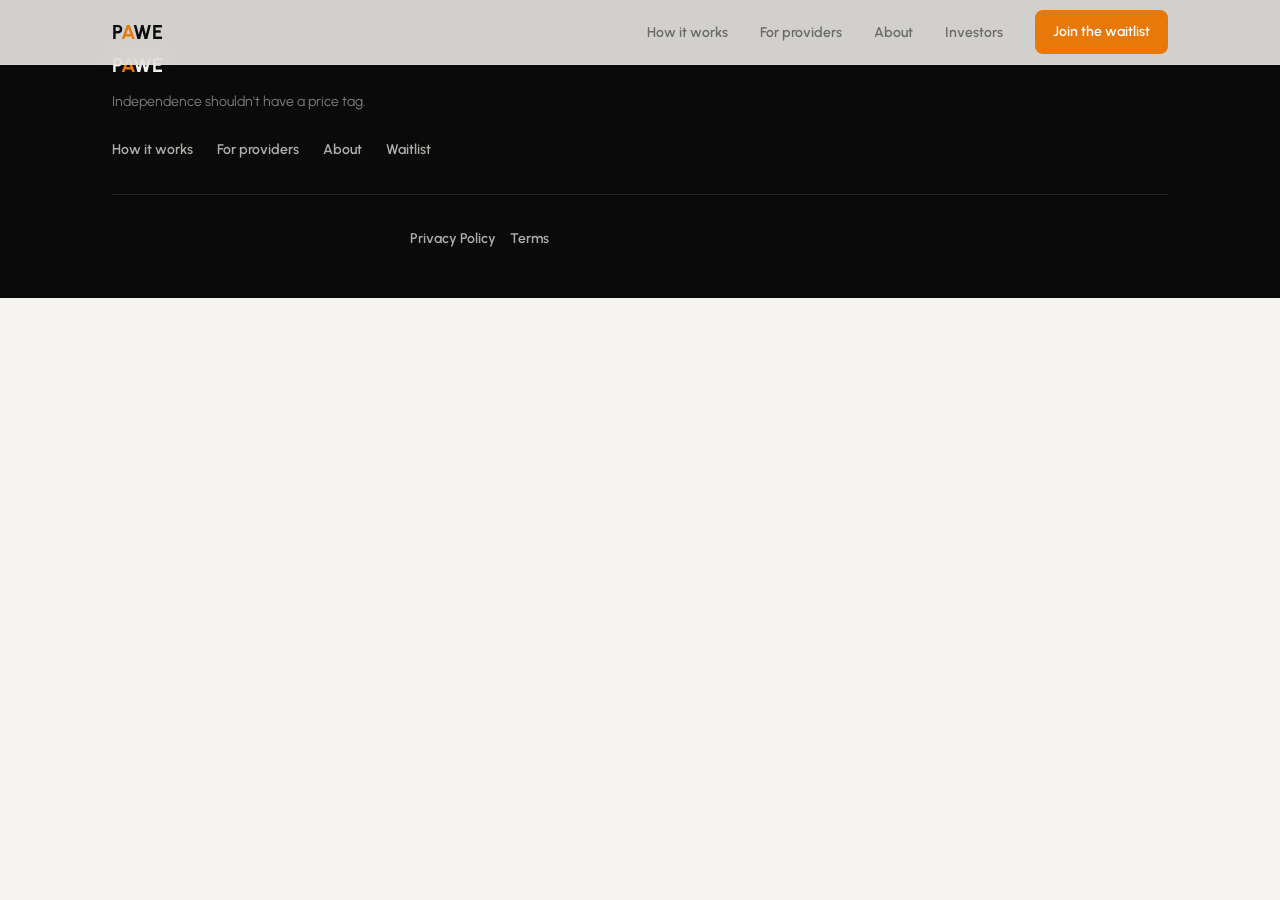
<file: _template.html>
<!DOCTYPE html>
<html lang="en">
<head>
  <meta charset="UTF-8">
  <meta name="viewport" content="width=device-width, initial-scale=1.0">
  <meta name="description" content="PAWE converts any manual wheelchair to electric in 10 seconds — no new chair needed. Portable, affordable, independent.">

  <!-- Fonts -->
  <link rel="preconnect" href="https://fonts.googleapis.com">
  <link rel="preconnect" href="https://fonts.gstatic.com" crossorigin>
  <link href="https://fonts.googleapis.com/css2?family=Urbanist:wght@400;600;700&display=swap" rel="stylesheet">

  <!-- Styles — order matters -->
  <link rel="stylesheet" href="/styles.css">
  <link rel="stylesheet" href="/components.css">
  <!-- Page-specific CSS goes here -->
  <!-- <link rel="stylesheet" href="/pages/home.css"> -->

  <title>PAWE — Your manual chair. Electric in 10 seconds.</title>
</head>
<body>

  <!-- Skip to content — accessibility -->
  <a class="skip-link" href="#main">Skip to main content</a>

  <!-- =====================================================
       NAVIGATION
       ===================================================== -->
  <header class="nav" role="banner">
    <div class="container">
      <nav class="nav__inner" aria-label="Main navigation">

        <!-- Wordmark -->
        <a href="/" class="nav__wordmark" aria-label="PAWE home">
          P<span>A</span>WE
        </a>

        <!-- Desktop links -->
        <ul class="nav__links" role="list">
          <li><a href="/how-it-works.html" class="nav__link">How it works</a></li>
          <li><a href="/for-providers.html" class="nav__link">For providers</a></li>
          <li><a href="/about.html" class="nav__link">About</a></li>
          <li><a href="/investors.html" class="nav__link">Investors</a></li>
          <li>
            <a href="/waitlist.html" class="btn-primary btn-sm">
              Join the waitlist
            </a>
          </li>
        </ul>

        <!-- Hamburger — mobile only -->
        <button
          class="nav__hamburger"
          aria-label="Open menu"
          aria-expanded="false"
          aria-controls="mobile-menu"
          id="hamburger-btn"
        >
          <span></span>
          <span></span>
          <span></span>
        </button>

      </nav>
    </div>

    <!-- Mobile menu dropdown -->
    <div
      class="nav__mobile-menu"
      id="mobile-menu"
      role="navigation"
      aria-label="Mobile navigation"
    >
      <a href="/how-it-works.html" class="nav__mobile-link">How it works</a>
      <a href="/for-providers.html" class="nav__mobile-link">For providers</a>
      <a href="/about.html" class="nav__mobile-link">About</a>
      <a href="/investors.html" class="nav__mobile-link">Investors</a>
      <div class="nav__mobile-cta">
        <a href="/waitlist.html" class="btn-primary btn-full-mobile">
          Join the waitlist
        </a>
      </div>
    </div>
  </header>

  <!-- =====================================================
       MAIN CONTENT — replace this per page
       ===================================================== -->
  <main id="main">

    <!-- Page content goes here -->

  </main>

  <!-- =====================================================
       FOOTER
       ===================================================== -->
  <footer class="footer" role="contentinfo">
    <div class="container">
      <div class="footer__inner">

        <div>
          <div class="footer__wordmark">P<span>A</span>WE</div>
          <p class="footer__tagline">Independence shouldn't have a price tag.</p>
          <nav class="footer__nav" aria-label="Footer navigation">
            <a href="/how-it-works.html" class="footer__link">How it works</a>
            <a href="/for-providers.html" class="footer__link">For providers</a>
            <a href="/about.html" class="footer__link">About</a>
            <a href="/waitlist.html" class="footer__link">Waitlist</a>
          </nav>
        </div>

      </div>

      <div class="footer__legal">
        <p>© 2025 Technotonin Industries LLC. All rights reserved. &nbsp;·&nbsp;
        <a href="/privacy.html" class="footer__link">Privacy Policy</a> &nbsp;·&nbsp;
        <a href="/terms.html" class="footer__link">Terms</a></p>
      </div>
    </div>
  </footer>

  <!-- =====================================================
       SHARED JS — hamburger menu + fade-in observer
       ===================================================== -->
  <script>
    // Hamburger menu
    const btn = document.getElementById('hamburger-btn');
    const menu = document.getElementById('mobile-menu');

    btn.addEventListener('click', () => {
      const isOpen = menu.classList.toggle('is-open');
      btn.setAttribute('aria-expanded', isOpen);
      btn.setAttribute('aria-label', isOpen ? 'Close menu' : 'Open menu');
    });

    // Close menu when a link is clicked
    menu.querySelectorAll('a').forEach(link => {
      link.addEventListener('click', () => {
        menu.classList.remove('is-open');
        btn.setAttribute('aria-expanded', false);
        btn.setAttribute('aria-label', 'Open menu');
      });
    });

    // Fade-in on scroll
    const observer = new IntersectionObserver((entries) => {
      entries.forEach(entry => {
        if (entry.isIntersecting) {
          entry.target.classList.add('visible');
          observer.unobserve(entry.target);
        }
      });
    }, { threshold: 0.1 });

    document.querySelectorAll('.fade-in').forEach(el => observer.observe(el));
  </script>

</body>
</html>
</file>
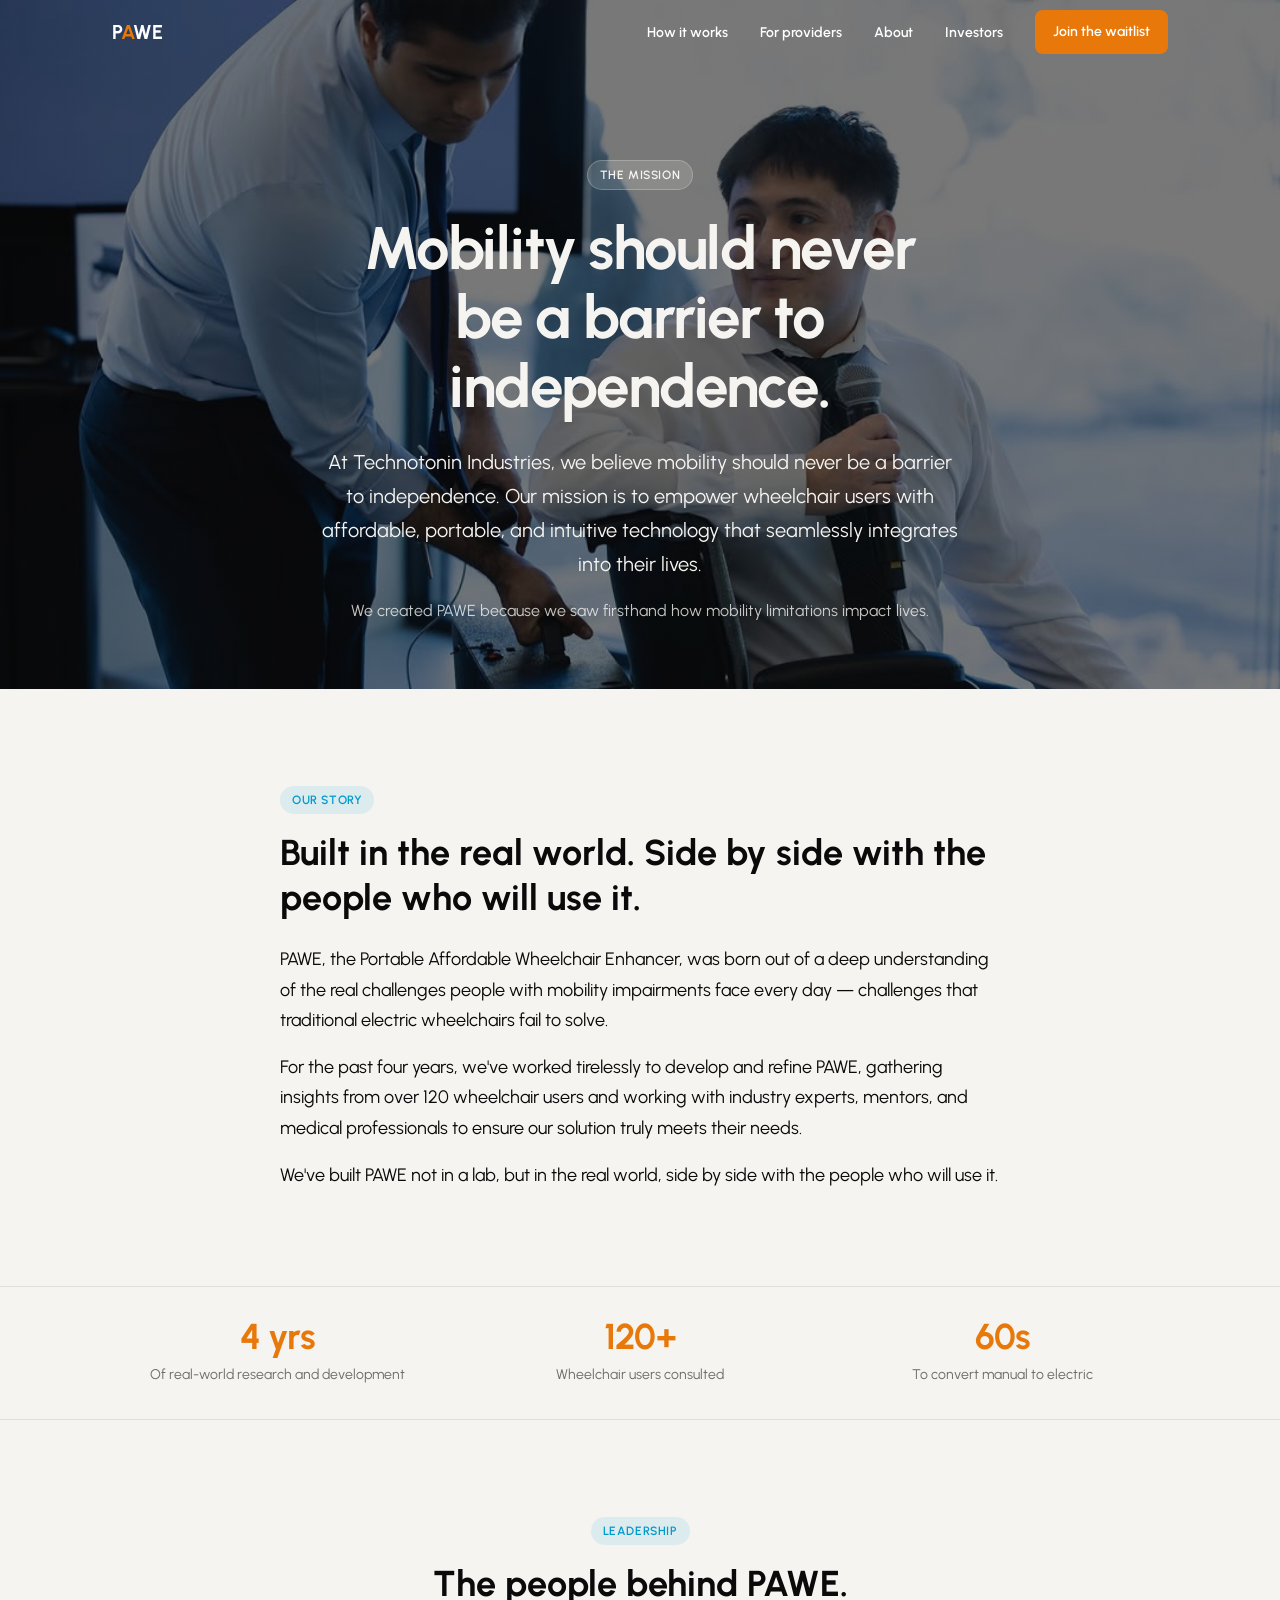
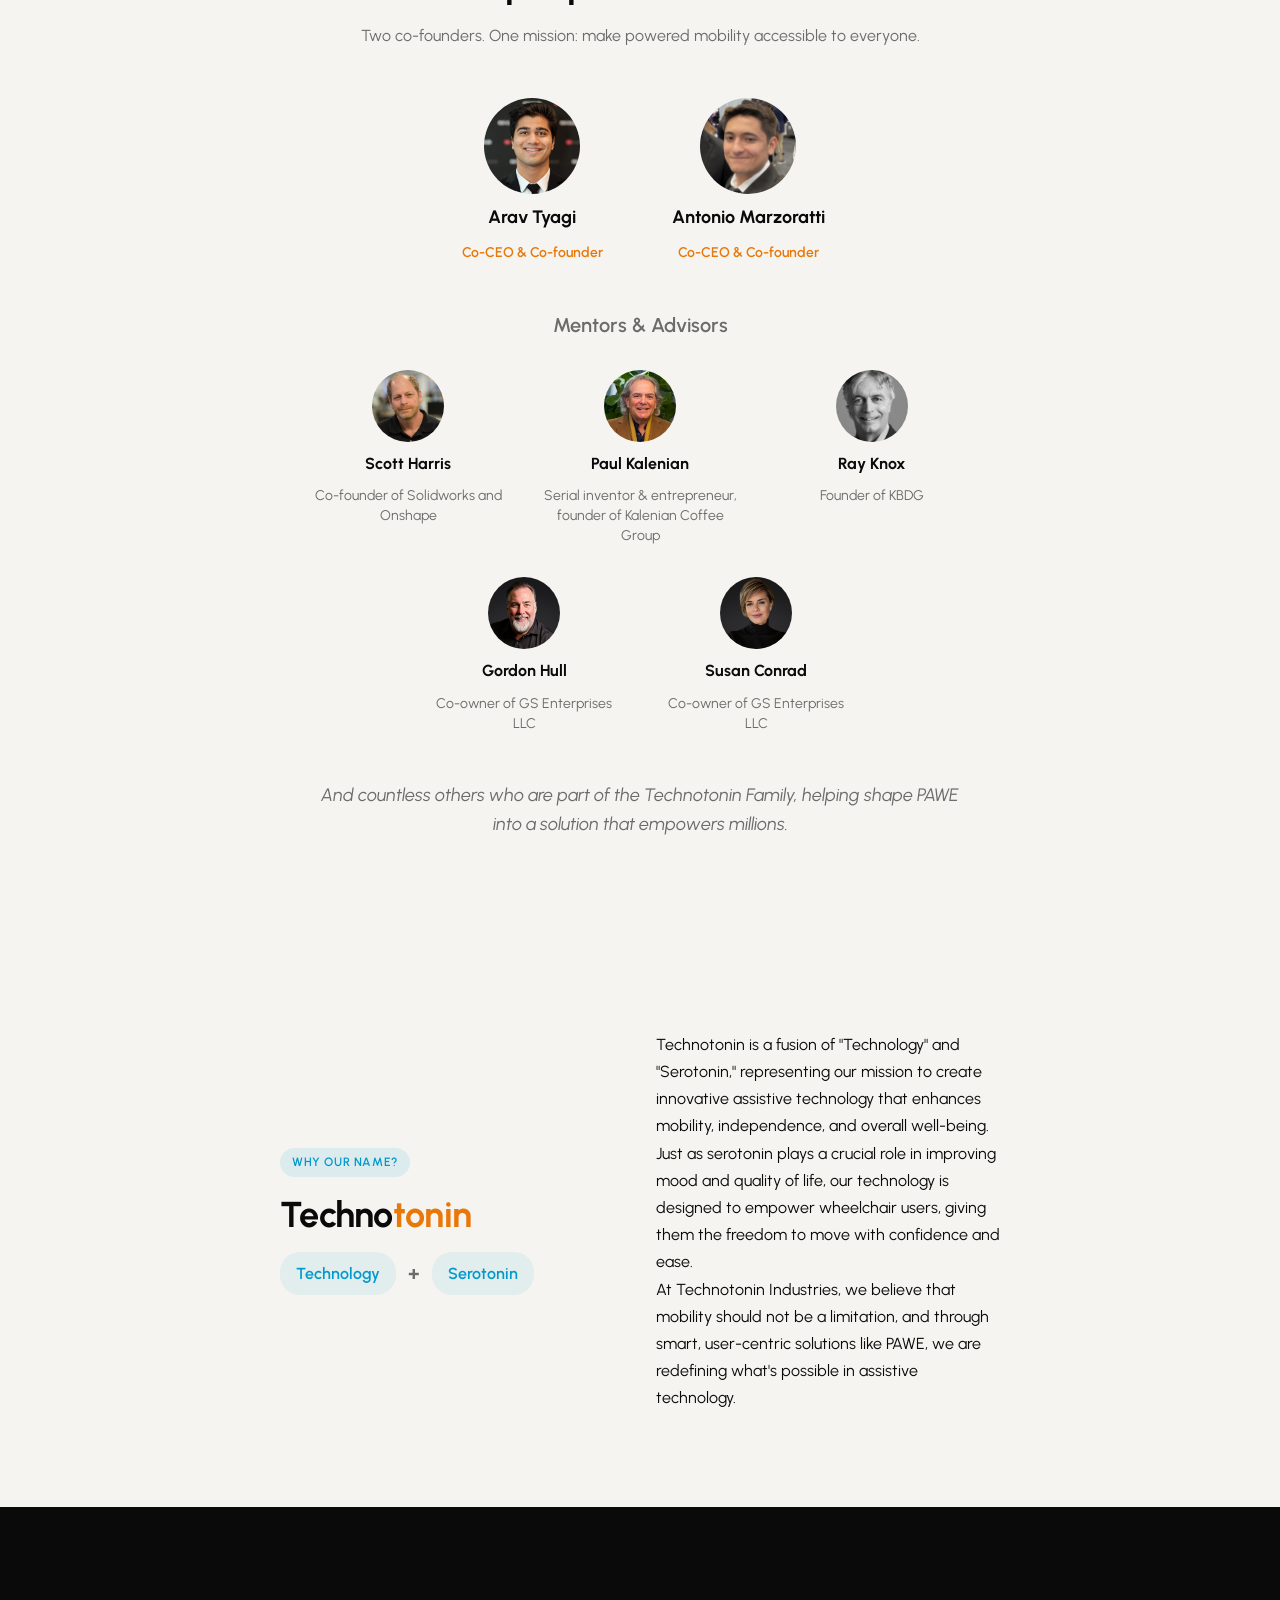
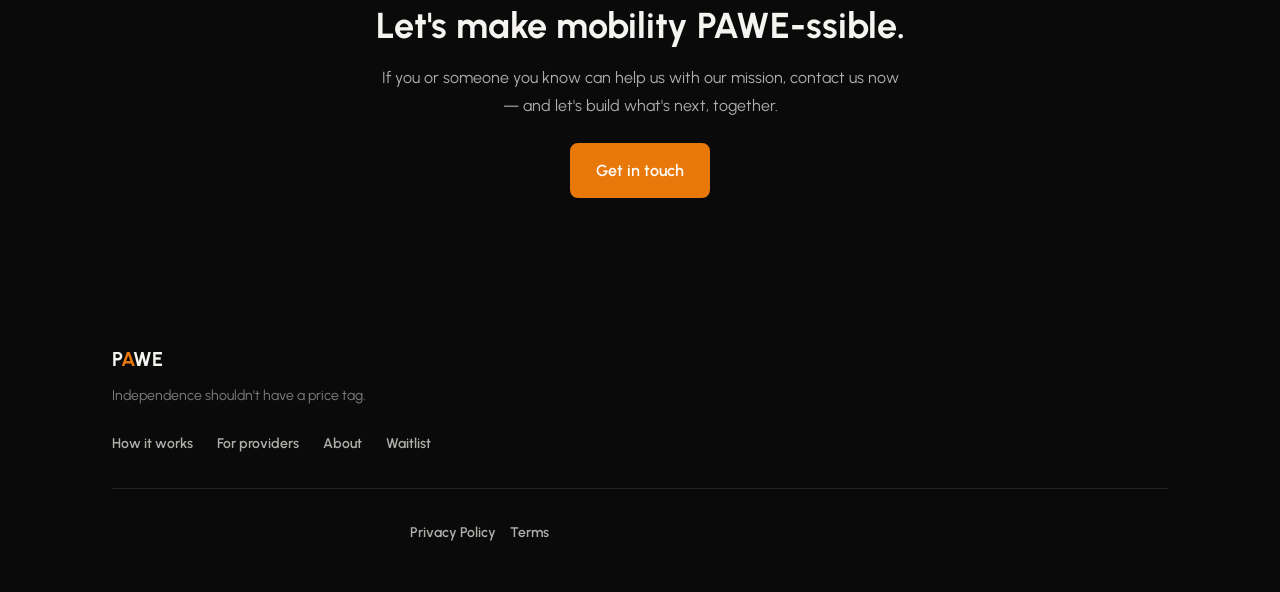
<file: about.html>
<!DOCTYPE html>
<html lang="en">
<head>
  <meta charset="UTF-8">
  <meta name="viewport" content="width=device-width, initial-scale=1.0">
  <meta name="description" content="The story behind PAWE — why we're building a portable, affordable power attachment for manual wheelchairs.">

  <link rel="preconnect" href="https://fonts.googleapis.com">
  <link rel="preconnect" href="https://fonts.gstatic.com" crossorigin>
  <link href="https://fonts.googleapis.com/css2?family=Urbanist:wght@400;600;700&display=swap" rel="stylesheet">

  <link rel="stylesheet" href="/styles.css">
  <link rel="stylesheet" href="/components.css">
  <link rel="stylesheet" href="/about.css">

  <title>About — PAWE</title>
</head>
<body>

  <a class="skip-link" href="#main">Skip to main content</a>

  <header class="nav" role="banner">
    <div class="container">
      <nav class="nav__inner" aria-label="Main navigation">
        <a href="/" class="nav__wordmark" aria-label="PAWE home">P<span>A</span>WE</a>
        <ul class="nav__links" role="list">
          <li><a href="/how-it-works.html" class="nav__link">How it works</a></li>
          <li><a href="/for-providers.html" class="nav__link">For providers</a></li>
          <li><a href="/about.html" class="nav__link nav__link--active">About</a></li>
          <li><a href="/investors.html" class="nav__link">Investors</a></li>
          <li><a href="/waitlist.html" class="btn-primary btn-sm">Join the waitlist</a></li>
        </ul>
        <button class="nav__hamburger" aria-label="Open menu" aria-expanded="false" aria-controls="mobile-menu" id="hamburger-btn">
          <span></span><span></span><span></span>
        </button>
      </nav>
    </div>
    <div class="nav__mobile-menu" id="mobile-menu" role="navigation" aria-label="Mobile navigation">
      <a href="/how-it-works.html" class="nav__mobile-link">How it works</a>
      <a href="/for-providers.html" class="nav__mobile-link">For providers</a>
      <a href="/about.html" class="nav__mobile-link">About</a>
      <a href="/investors.html" class="nav__mobile-link">Investors</a>
      <div class="nav__mobile-cta">
        <a href="/waitlist.html" class="btn-primary btn-full-mobile">Join the waitlist</a>
      </div>
    </div>
  </header>

  <main id="main">

    <!-- ====== SECTION 1: Hero / Mission ====== -->
    <section class="section about-hero">
      <div class="container text-center">
        <div class="about-hero__inner fade-in">
          <span class="badge">The Mission</span>
          <h1 class="heading-hero mt-6">Mobility should never<br> be a barrier to independence.</h1>
          <p class="about-hero__lead mt-6">
            At Technotonin Industries, we believe mobility should never be a barrier
            to independence. Our mission is to empower wheelchair users with affordable,
            portable, and intuitive technology that seamlessly integrates into their lives.
          </p>
          <p class="about-hero__sub mt-4 text-muted">
            We created PAWE because we saw firsthand how mobility limitations impact lives.
          </p>
        </div>
      </div>
    </section>

    <!-- ====== SECTION: Why we built PAWE ====== -->
    <section class="section about-story">
      <div class="container">
        <div class="about-story__inner fade-in">
          <span class="badge badge--blue">Our Story</span>
          <h2 class="heading-section mt-4">Built in the real world. Side by side with the people who will use it.</h2>
          <p class="about-story__copy mt-6">
            PAWE, the Portable Affordable Wheelchair Enhancer, was born out of a deep
            understanding of the real challenges people with mobility impairments face
            every day — challenges that traditional electric wheelchairs fail to solve.
          </p>
          <p class="about-story__copy mt-4">
            For the past four years, we've worked tirelessly to develop and refine PAWE,
            gathering insights from over 120 wheelchair users and working with industry
            experts, mentors, and medical professionals to ensure our solution truly
            meets their needs.
          </p>
          <p class="about-story__copy mt-4">
            We've built PAWE not in a lab, but in the real world, side by side with the
            people who will use it.
          </p>
        </div>
      </div>
    </section>

    <!-- ====== SECTION 2: Stats Bar ====== -->
    <section class="about-stats fade-in">
      <div class="container">
        <div class="about-stats__grid">
          <div>
            <div class="about-stat__value">4 yrs</div>
            <p class="about-stat__label">Of real-world research and development</p>
          </div>
          <div>
            <div class="about-stat__value">120+</div>
            <p class="about-stat__label">Wheelchair users consulted</p>
          </div>
          <div>
            <div class="about-stat__value">60s</div>
            <p class="about-stat__label">To convert manual to electric</p>
          </div>
        </div>
      </div>
    </section>

    <!-- ====== SECTION 3: Core Team ====== -->
    <section class="section">
      <div class="container">
        <div class="about-team__header text-center fade-in">
          <span class="badge badge--blue">Leadership</span>
          <h2 class="heading-section mt-4">The people behind PAWE.</h2>
          <p class="text-muted mt-4">Two co-founders. One mission: make powered mobility accessible to everyone.</p>
        </div>
        <div class="about-team__grid about-team__grid--two fade-in">
          <div class="team-member">
            <img class="team-member__photo" src="/assets/images/Arav tyagi.png" alt="Arav Tyagi, Co-CEO and Co-founder of PAWE" width="120" height="120" loading="lazy">
            <h3 class="team-member__name">Arav Tyagi</h3>
            <p class="team-member__role">Co-CEO &amp; Co-founder</p>
          </div>
          <div class="team-member">
            <img class="team-member__photo" src="/assets/images/antonio-marzoratti.jpeg" alt="Antonio Marzoratti, Co-CEO and Co-founder of PAWE" width="120" height="120" loading="lazy">
            <h3 class="team-member__name">Antonio Marzoratti</h3>
            <p class="team-member__role">Co-CEO &amp; Co-founder</p>
          </div>
        </div>

        <h3 class="heading-section about-mentors__label text-center mt-12 fade-in">Mentors &amp; Advisors</h3>
        <div class="about-mentors__grid mt-8 fade-in">
          <div class="mentor-card">
            <img class="mentor-card__photo" src="/assets/images/scott-harris.jpeg" alt="Scott Harris, Co-founder of Solidworks and Onshape" width="80" height="80" loading="lazy">
            <h4 class="mentor-card__name">Scott Harris</h4>
            <p class="mentor-card__desc">Co-founder of Solidworks and Onshape</p>
          </div>
          <div class="mentor-card">
            <img class="mentor-card__photo" src="/assets/images/paul-kalenian.jpg" alt="Paul Kalenian, Serial inventor and entrepreneur" width="80" height="80" loading="lazy">
            <h4 class="mentor-card__name">Paul Kalenian</h4>
            <p class="mentor-card__desc">Serial inventor &amp; entrepreneur, founder of Kalenian Coffee Group</p>
          </div>
          <div class="mentor-card">
            <img class="mentor-card__photo" src="/assets/images/ray-knox.jpg" alt="Ray Knox, Founder of KBDG" width="80" height="80" loading="lazy">
            <h4 class="mentor-card__name">Ray Knox</h4>
            <p class="mentor-card__desc">Founder of KBDG</p>
          </div>
          <div class="mentor-card">
            <img class="mentor-card__photo" src="/assets/images/gordon-hull.jpg" alt="Gordon Hull, Co-owner of GS Enterprises LLC" width="80" height="80" loading="lazy">
            <h4 class="mentor-card__name">Gordon Hull</h4>
            <p class="mentor-card__desc">Co-owner of GS Enterprises LLC</p>
          </div>
          <div class="mentor-card">
            <img class="mentor-card__photo" src="/assets/images/susan-conrad.jpg" alt="Susan Conrad, Co-owner of GS Enterprises LLC" width="80" height="80" loading="lazy">
            <h4 class="mentor-card__name">Susan Conrad</h4>
            <p class="mentor-card__desc">Co-owner of GS Enterprises LLC</p>
          </div>
        </div>

        <p class="about-mentors__family text-center mt-12 fade-in">
          And countless others who are part of the Technotonin Family,
          helping shape PAWE into a solution that empowers millions.
        </p>
      </div>
    </section>

    <!-- ====== SECTION: Why Our Name? ====== -->
    <section class="section about-origin">
      <div class="container">
        <div class="about-origin__inner fade-in">
          <div>
            <span class="badge badge--blue">Why Our Name?</span>
            <div class="about-origin__wordmark mt-4">Techno<span>tonin</span></div>
            <div class="about-origin__equation">
              <span class="about-origin__term">Technology</span>
              <span class="about-origin__plus">+</span>
              <span class="about-origin__term">Serotonin</span>
            </div>
          </div>
          <div class="about-origin__copy">
            <p>
              Technotonin is a fusion of "Technology" and "Serotonin," representing
              our mission to create innovative assistive technology that enhances
              mobility, independence, and overall well-being.
            </p>
            <p class="mt-4">
              Just as serotonin plays a crucial role in improving mood and quality of
              life, our technology is designed to empower wheelchair users, giving
              them the freedom to move with confidence and ease.
            </p>
            <p class="mt-4">
              At Technotonin Industries, we believe that mobility should not be a
              limitation, and through smart, user-centric solutions like PAWE, we
              are redefining what's possible in assistive technology.
            </p>
          </div>
        </div>
      </div>
    </section>

    <!-- ====== SECTION: Get Involved CTA ====== -->
    <section class="section about-cta">
      <div class="container">
        <div class="fade-in">
          <h2 class="heading-section">Let's make mobility PAWE-ssible.</h2>
          <p class="mt-4">
            If you or someone you know can help us with our mission, contact us
            now — and let's build what's next, together.
          </p>
          <a href="mailto:technotonin@gmail.com" class="btn-primary">Get in touch</a>
        </div>
      </div>
    </section>

  </main>

  <footer class="footer" role="contentinfo">
    <div class="container">
      <div class="footer__inner">
        <div>
          <div class="footer__wordmark">P<span>A</span>WE</div>
          <p class="footer__tagline">Independence shouldn't have a price tag.</p>
          <nav class="footer__nav" aria-label="Footer navigation">
            <a href="/how-it-works.html" class="footer__link">How it works</a>
            <a href="/for-providers.html" class="footer__link">For providers</a>
            <a href="/about.html" class="footer__link">About</a>
            <a href="/waitlist.html" class="footer__link">Waitlist</a>
          </nav>
        </div>
      </div>
      <div class="footer__legal">
        <p>&copy; 2025 Technotonin Industries LLC. All rights reserved. &nbsp;&middot;&nbsp;
        <a href="/privacy.html" class="footer__link">Privacy Policy</a> &nbsp;&middot;&nbsp;
        <a href="/terms.html" class="footer__link">Terms</a></p>
      </div>
    </div>
  </footer>

  <script>
    const btn = document.getElementById('hamburger-btn');
    const menu = document.getElementById('mobile-menu');
    btn.addEventListener('click', () => {
      const isOpen = menu.classList.toggle('is-open');
      btn.setAttribute('aria-expanded', isOpen);
      btn.setAttribute('aria-label', isOpen ? 'Close menu' : 'Open menu');
    });
    menu.querySelectorAll('a').forEach(link => {
      link.addEventListener('click', () => {
        menu.classList.remove('is-open');
        btn.setAttribute('aria-expanded', false);
        btn.setAttribute('aria-label', 'Open menu');
      });
    });
    // Translucent nav — transparent at top, solid on scroll
    const navEl = document.querySelector('.nav');
    navEl.classList.add('nav--top');
    window.addEventListener('scroll', function() {
      if (window.scrollY > 50) {
        navEl.classList.remove('nav--top');
      } else {
        navEl.classList.add('nav--top');
      }
    }, { passive: true });

    const observer = new IntersectionObserver((entries) => {
      entries.forEach(entry => {
        if (entry.isIntersecting) { entry.target.classList.add('visible'); observer.unobserve(entry.target); }
      });
    }, { threshold: 0.1 });
    document.querySelectorAll('.fade-in').forEach(el => observer.observe(el));
  </script>

</body>
</html>
</file>
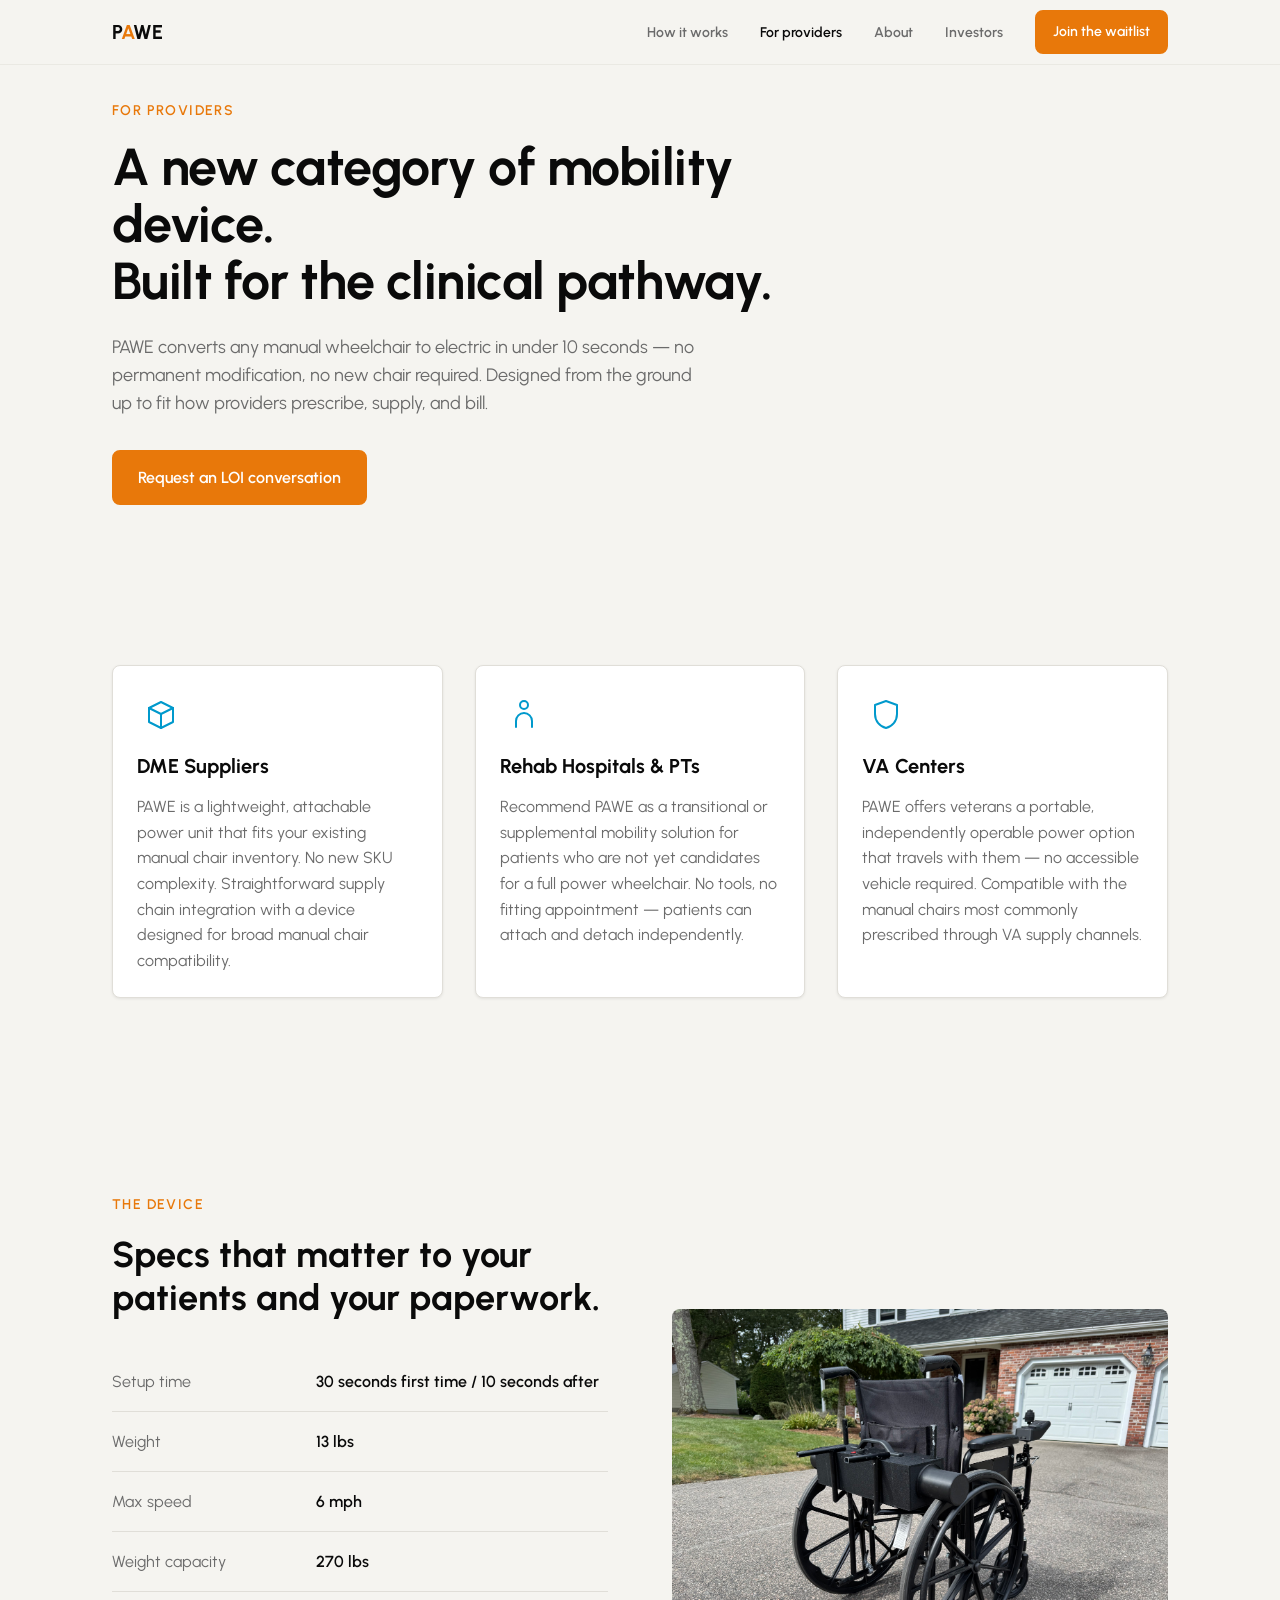
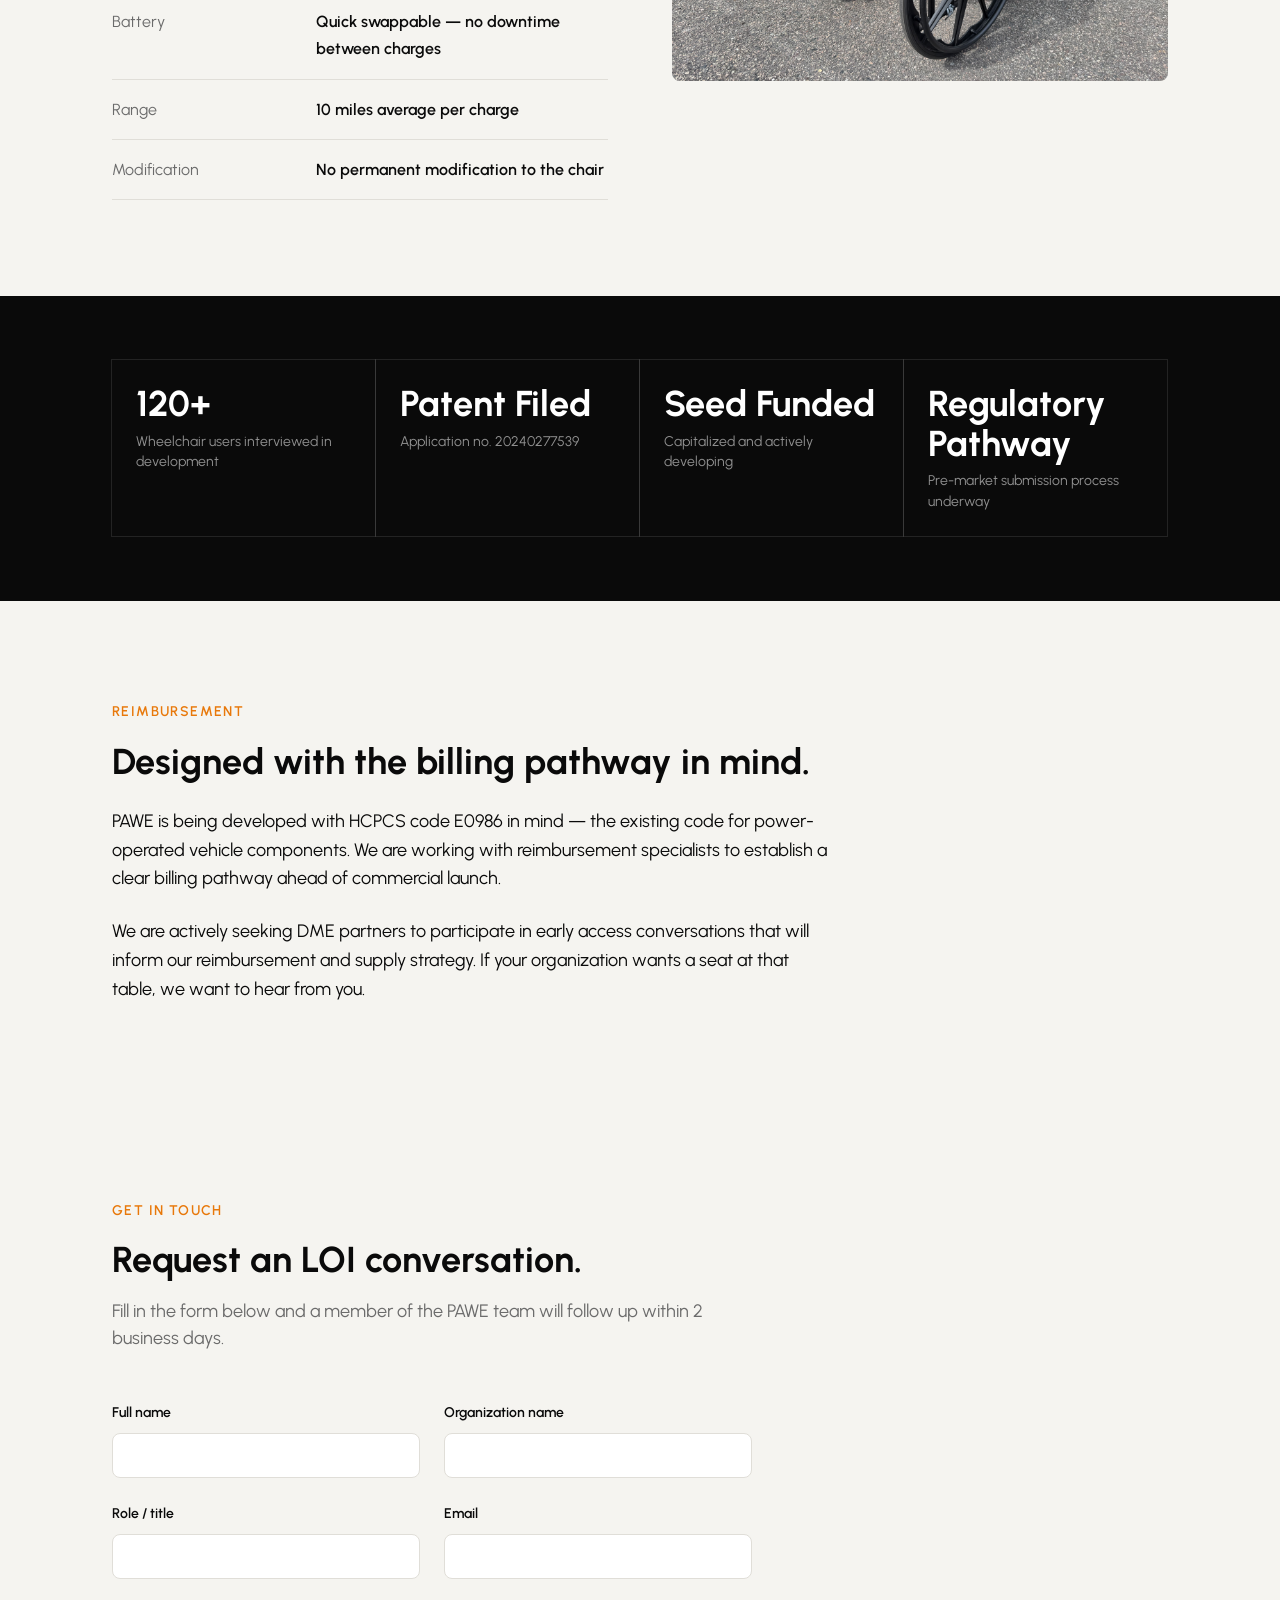
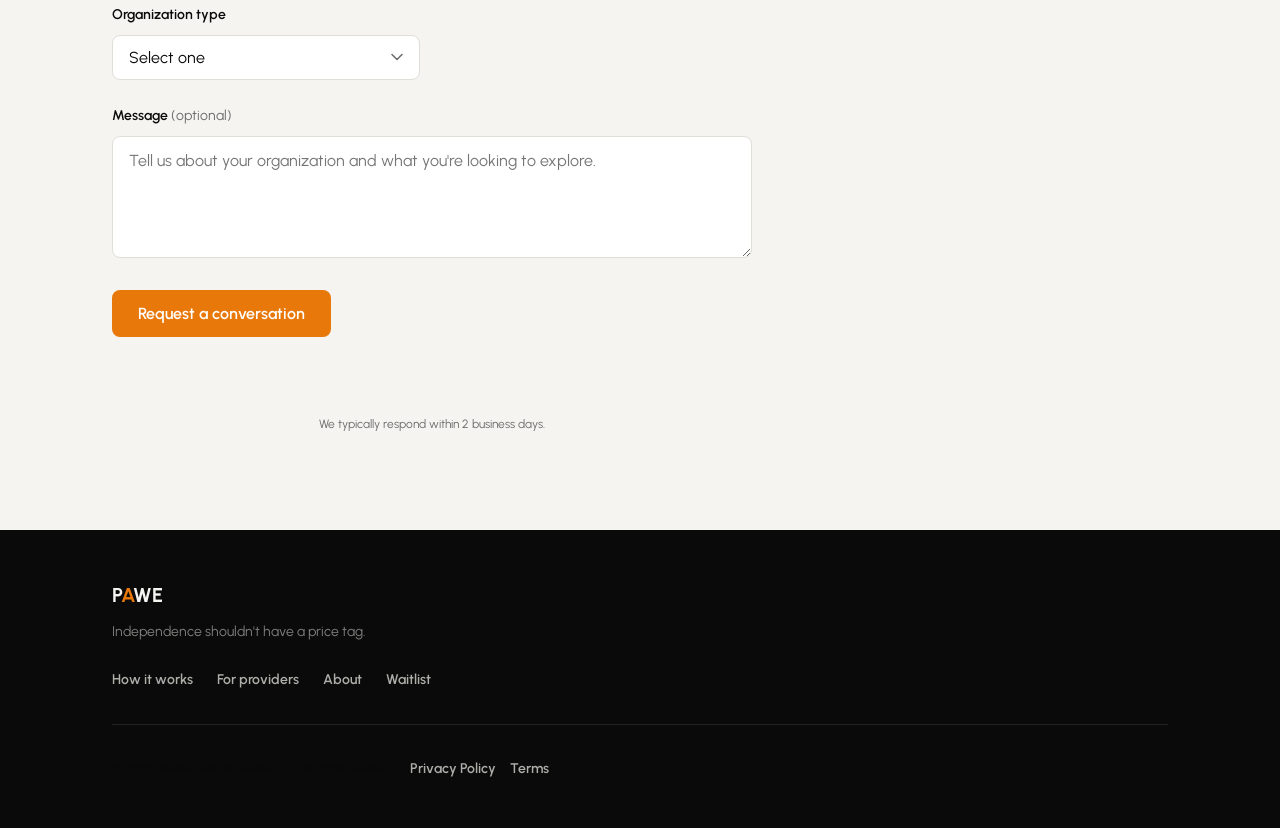
<file: for-providers.html>
<!DOCTYPE html>
<html lang="en">
<head>
  <meta charset="UTF-8">
  <meta name="viewport" content="width=device-width, initial-scale=1.0">
  <meta name="description" content="PAWE for DME suppliers, rehab hospitals, and VA centers. A portable power attachment for manual wheelchairs.">

  <link rel="preconnect" href="https://fonts.googleapis.com">
  <link rel="preconnect" href="https://fonts.gstatic.com" crossorigin>
  <link href="https://fonts.googleapis.com/css2?family=Urbanist:wght@400;600;700&display=swap" rel="stylesheet">

  <link rel="stylesheet" href="/styles.css">
  <link rel="stylesheet" href="/components.css">
  <link rel="stylesheet" href="/providers.css">

  <title>For Providers — PAWE</title>
</head>
<body>

  <a class="skip-link" href="#main">Skip to main content</a>

  <header class="nav" role="banner">
    <div class="container">
      <nav class="nav__inner" aria-label="Main navigation">
        <a href="/" class="nav__wordmark" aria-label="PAWE home">P<span>A</span>WE</a>
        <ul class="nav__links" role="list">
          <li><a href="/how-it-works.html" class="nav__link">How it works</a></li>
          <li><a href="/for-providers.html" class="nav__link nav__link--active">For providers</a></li>
          <li><a href="/about.html" class="nav__link">About</a></li>
          <li><a href="/investors.html" class="nav__link">Investors</a></li>
          <li><a href="/waitlist.html" class="btn-primary btn-sm">Join the waitlist</a></li>
        </ul>
        <button class="nav__hamburger" aria-label="Open menu" aria-expanded="false" aria-controls="mobile-menu" id="hamburger-btn">
          <span></span><span></span><span></span>
        </button>
      </nav>
    </div>
    <div class="nav__mobile-menu" id="mobile-menu" role="navigation" aria-label="Mobile navigation">
      <a href="/how-it-works.html" class="nav__mobile-link">How it works</a>
      <a href="/for-providers.html" class="nav__mobile-link">For providers</a>
      <a href="/about.html" class="nav__mobile-link">About</a>
      <a href="/investors.html" class="nav__mobile-link">Investors</a>
      <div class="nav__mobile-cta">
        <a href="/waitlist.html" class="btn-primary btn-full-mobile">Join the waitlist</a>
      </div>
    </div>
  </header>

  <main id="main">

    <!-- =====================================================
         SECTION 2 — PAGE HERO
         ===================================================== -->
    <section class="providers-hero">
      <div class="container">
        <span class="providers-label">For Providers</span>
        <h1 class="providers-hero__headline">
          A new category of mobility device.<br>
          Built for the clinical pathway.
        </h1>
        <p class="providers-hero__sub">
          PAWE converts any manual wheelchair to electric in under
          10 seconds — no permanent modification, no new chair required.
          Designed from the ground up to fit how providers prescribe,
          supply, and bill.
        </p>
        <a href="#loi-form" class="btn-primary providers-hero__cta">
          Request an LOI conversation
        </a>
      </div>
    </section>

    <!-- =====================================================
         SECTION 3 — WHO THIS IS FOR
         ===================================================== -->
    <section class="audiences section">
      <div class="container">
        <div class="audiences__grid">

          <article class="card audiences__card">
            <span class="audiences__icon" aria-hidden="true">
              <svg viewBox="0 0 32 32" width="32" height="32" fill="none" stroke="currentColor" stroke-width="2" stroke-linecap="round" stroke-linejoin="round">
                <path d="M4 10l12-6 12 6"></path>
                <path d="M4 10v14l12 6 12-6V10"></path>
                <path d="M4 10l12 6 12-6"></path>
                <path d="M16 16v14"></path>
              </svg>
            </span>
            <h3 class="audiences__title">DME Suppliers</h3>
            <p class="audiences__copy">
              PAWE is a lightweight, attachable power unit that fits your
              existing manual chair inventory. No new SKU complexity.
              Straightforward supply chain integration with a device designed
              for broad manual chair compatibility.
            </p>
          </article>

          <article class="card audiences__card">
            <span class="audiences__icon" aria-hidden="true">
              <svg viewBox="0 0 32 32" width="32" height="32" fill="none" stroke="currentColor" stroke-width="2" stroke-linecap="round" stroke-linejoin="round">
                <circle cx="16" cy="7" r="4"></circle>
                <path d="M8 29v-6a8 8 0 0116 0v6"></path>
              </svg>
            </span>
            <h3 class="audiences__title">Rehab Hospitals &amp; PTs</h3>
            <p class="audiences__copy">
              Recommend PAWE as a transitional or supplemental mobility
              solution for patients who are not yet candidates for a full
              power wheelchair. No tools, no fitting appointment — patients
              can attach and detach independently.
            </p>
          </article>

          <article class="card audiences__card">
            <span class="audiences__icon" aria-hidden="true">
              <svg viewBox="0 0 32 32" width="32" height="32" fill="none" stroke="currentColor" stroke-width="2" stroke-linecap="round" stroke-linejoin="round">
                <path d="M16 3l11 4v9c0 7-4.8 12.6-11 14-6.2-1.4-11-7-11-14V7l11-4z"></path>
              </svg>
            </span>
            <h3 class="audiences__title">VA Centers</h3>
            <p class="audiences__copy">
              PAWE offers veterans a portable, independently operable power
              option that travels with them — no accessible vehicle required.
              Compatible with the manual chairs most commonly prescribed
              through VA supply channels.
            </p>
          </article>

        </div>
      </div>
    </section>

    <!-- =====================================================
         SECTION 4 — DEVICE OVERVIEW
         ===================================================== -->
    <section class="device section">
      <div class="container">
        <div class="device__grid">

          <div class="device__text">
            <span class="providers-label">The Device</span>
            <h2 class="device__headline">
              Specs that matter to your patients and your paperwork.
            </h2>

            <dl class="device__specs">
              <div class="device__row">
                <dt class="device__key">Setup time</dt>
                <dd class="device__val">30 seconds first time / 10 seconds after</dd>
              </div>
              <div class="device__row">
                <dt class="device__key">Weight</dt>
                <dd class="device__val">13 lbs</dd>
              </div>
              <div class="device__row">
                <dt class="device__key">Max speed</dt>
                <dd class="device__val">6 mph</dd>
              </div>
              <div class="device__row">
                <dt class="device__key">Weight capacity</dt>
                <dd class="device__val">270 lbs</dd>
              </div>
              <div class="device__row">
                <dt class="device__key">Battery</dt>
                <dd class="device__val">Quick swappable — no downtime between charges</dd>
              </div>
              <div class="device__row">
                <dt class="device__key">Range</dt>
                <dd class="device__val">10 miles average per charge</dd>
              </div>
              <div class="device__row">
                <dt class="device__key">Modification</dt>
                <dd class="device__val">No permanent modification to the chair</dd>
              </div>
            </dl>
          </div>

          <div class="device__media">
            <img
              src="/assets/images/PictureOfJustPAWEonWheelchair.jpg"
              alt="PAWE power attachment mounted on a manual wheelchair"
              width="600"
              height="450"
              loading="lazy"
            >
          </div>

        </div>
      </div>
    </section>

    <!-- =====================================================
         SECTION 5 — CREDIBILITY BAR
         ===================================================== -->
    <section class="credibility">
      <div class="container">
        <ul class="credibility__grid" role="list">

          <li class="credibility__item">
            <span class="credibility__value">120+</span>
            <span class="credibility__label">Wheelchair users interviewed in development</span>
          </li>

          <li class="credibility__item">
            <span class="credibility__value">Patent Filed</span>
            <span class="credibility__label">Application no. 20240277539</span>
          </li>

          <li class="credibility__item">
            <span class="credibility__value">Seed Funded</span>
            <span class="credibility__label">Capitalized and actively developing</span>
          </li>

          <li class="credibility__item">
            <span class="credibility__value">Regulatory Pathway</span>
            <span class="credibility__label">Pre-market submission process underway</span>
          </li>

        </ul>
      </div>
    </section>

    <!-- =====================================================
         SECTION 6 — REIMBURSEMENT NOTE
         ===================================================== -->
    <section class="reimbursement section">
      <div class="container">
        <div class="reimbursement__inner">
          <span class="providers-label">Reimbursement</span>
          <h2 class="reimbursement__headline">
            Designed with the billing pathway in mind.
          </h2>
          <p class="reimbursement__copy">
            PAWE is being developed with HCPCS code E0986 in mind — the
            existing code for power-operated vehicle components. We are
            working with reimbursement specialists to establish a clear
            billing pathway ahead of commercial launch.
          </p>
          <p class="reimbursement__copy">
            We are actively seeking DME partners to participate in early
            access conversations that will inform our reimbursement and
            supply strategy. If your organization wants a seat at that
            table, we want to hear from you.
          </p>
        </div>
      </div>
    </section>

    <!-- =====================================================
         SECTION 7 — LOI CONTACT FORM
         ===================================================== -->
    <section id="loi-form" class="loi section">
      <div class="container">
        <div class="loi__inner">

          <span class="providers-label">Get in Touch</span>
          <h2 class="loi__headline">Request an LOI conversation.</h2>
          <p class="loi__sub">
            Fill in the form below and a member of the PAWE team will
            follow up within 2 business days.
          </p>

          <form class="loi__form" id="loi-form-element" novalidate>

            <div class="loi__field">
              <label class="loi__label" for="loi-name">Full name</label>
              <input
                class="loi__input"
                type="text"
                id="loi-name"
                name="full_name"
                autocomplete="name"
                required
              >
            </div>

            <div class="loi__field">
              <label class="loi__label" for="loi-org">Organization name</label>
              <input
                class="loi__input"
                type="text"
                id="loi-org"
                name="organization"
                autocomplete="organization"
                required
              >
            </div>

            <div class="loi__field">
              <label class="loi__label" for="loi-role">Role / title</label>
              <input
                class="loi__input"
                type="text"
                id="loi-role"
                name="role"
                autocomplete="organization-title"
                required
              >
            </div>

            <div class="loi__field">
              <label class="loi__label" for="loi-email">Email</label>
              <input
                class="loi__input"
                type="email"
                id="loi-email"
                name="email"
                autocomplete="email"
                required
              >
            </div>

            <div class="loi__field">
              <label class="loi__label" for="loi-type">Organization type</label>
              <select
                class="loi__input loi__select"
                id="loi-type"
                name="organization_type"
                required
              >
                <option value="" disabled selected>Select one</option>
                <option value="DME Supplier">DME Supplier</option>
                <option value="Rehab Hospital">Rehab Hospital</option>
                <option value="VA Center">VA Center</option>
                <option value="Physical Therapy Practice">Physical Therapy Practice</option>
                <option value="Other">Other</option>
              </select>
            </div>

            <div class="loi__field loi__field--full">
              <label class="loi__label" for="loi-message">Message <span class="loi__optional">(optional)</span></label>
              <textarea
                class="loi__input loi__textarea"
                id="loi-message"
                name="message"
                rows="4"
                placeholder="Tell us about your organization and what you're looking to explore."
              ></textarea>
            </div>

            <div class="loi__submit-row">
              <button type="submit" class="btn-primary btn-full-mobile loi__submit">
                Request a conversation
              </button>
            </div>

            <p class="loi__status" id="loi-status" role="status" aria-live="polite"></p>

            <p class="loi__note">We typically respond within 2 business days.</p>

          </form>

        </div>
      </div>
    </section>

  </main>

  <footer class="footer" role="contentinfo">
    <div class="container">
      <div class="footer__inner">
        <div>
          <div class="footer__wordmark">P<span>A</span>WE</div>
          <p class="footer__tagline">Independence shouldn't have a price tag.</p>
          <nav class="footer__nav" aria-label="Footer navigation">
            <a href="/how-it-works.html" class="footer__link">How it works</a>
            <a href="/for-providers.html" class="footer__link">For providers</a>
            <a href="/about.html" class="footer__link">About</a>
            <a href="/waitlist.html" class="footer__link">Waitlist</a>
          </nav>
        </div>
      </div>
      <div class="footer__legal">
        <p>&copy; 2025 Technotonin Industries LLC. All rights reserved. &nbsp;&middot;&nbsp;
        <a href="/privacy.html" class="footer__link">Privacy Policy</a> &nbsp;&middot;&nbsp;
        <a href="/terms.html" class="footer__link">Terms</a></p>
      </div>
    </div>
  </footer>

  <script>
    const btn = document.getElementById('hamburger-btn');
    const menu = document.getElementById('mobile-menu');
    btn.addEventListener('click', () => {
      const isOpen = menu.classList.toggle('is-open');
      btn.setAttribute('aria-expanded', isOpen);
      btn.setAttribute('aria-label', isOpen ? 'Close menu' : 'Open menu');
    });
    menu.querySelectorAll('a').forEach(link => {
      link.addEventListener('click', () => {
        menu.classList.remove('is-open');
        btn.setAttribute('aria-expanded', false);
        btn.setAttribute('aria-label', 'Open menu');
      });
    });
    const observer = new IntersectionObserver((entries) => {
      entries.forEach(entry => {
        if (entry.isIntersecting) { entry.target.classList.add('visible'); observer.unobserve(entry.target); }
      });
    }, { threshold: 0.1 });
    document.querySelectorAll('.fade-in').forEach(el => observer.observe(el));
  </script>

  <!-- LOI form submission — Supabase -->
  <script type="module">
    import { createClient } from 'https://esm.sh/@supabase/supabase-js@2';

    // TODO: replace with your Supabase project URL and anon key
    const SUPABASE_URL = 'YOUR_SUPABASE_URL';
    const SUPABASE_ANON_KEY = 'YOUR_SUPABASE_ANON_KEY';
    const TABLE_NAME = 'provider_loi_requests';

    const form = document.getElementById('loi-form-element');
    const status = document.getElementById('loi-status');
    const submitBtn = form.querySelector('.loi__submit');

    const supabase = (SUPABASE_URL.startsWith('http'))
      ? createClient(SUPABASE_URL, SUPABASE_ANON_KEY)
      : null;

    form.addEventListener('submit', async (e) => {
      e.preventDefault();
      status.textContent = '';
      status.className = 'loi__status';

      if (!form.checkValidity()) {
        form.reportValidity();
        return;
      }

      const data = {
        full_name: form.full_name.value.trim(),
        organization: form.organization.value.trim(),
        role: form.role.value.trim(),
        email: form.email.value.trim(),
        organization_type: form.organization_type.value,
        message: form.message.value.trim() || null,
      };

      submitBtn.disabled = true;
      submitBtn.textContent = 'Sending…';

      try {
        if (!supabase) {
          throw new Error('Supabase is not configured. Add SUPABASE_URL and SUPABASE_ANON_KEY.');
        }
        const { error } = await supabase.from(TABLE_NAME).insert([data]);
        if (error) throw error;

        status.textContent = 'Thanks — your request has been received. The PAWE team will be in touch within 2 business days.';
        status.classList.add('loi__status--success');
        form.reset();
      } catch (err) {
        console.error(err);
        status.textContent = 'Something went wrong. Please email us directly at technotonin@gmail.com.';
        status.classList.add('loi__status--error');
      } finally {
        submitBtn.disabled = false;
        submitBtn.textContent = 'Request a conversation';
      }
    });
  </script>

</body>
</html>
</file>
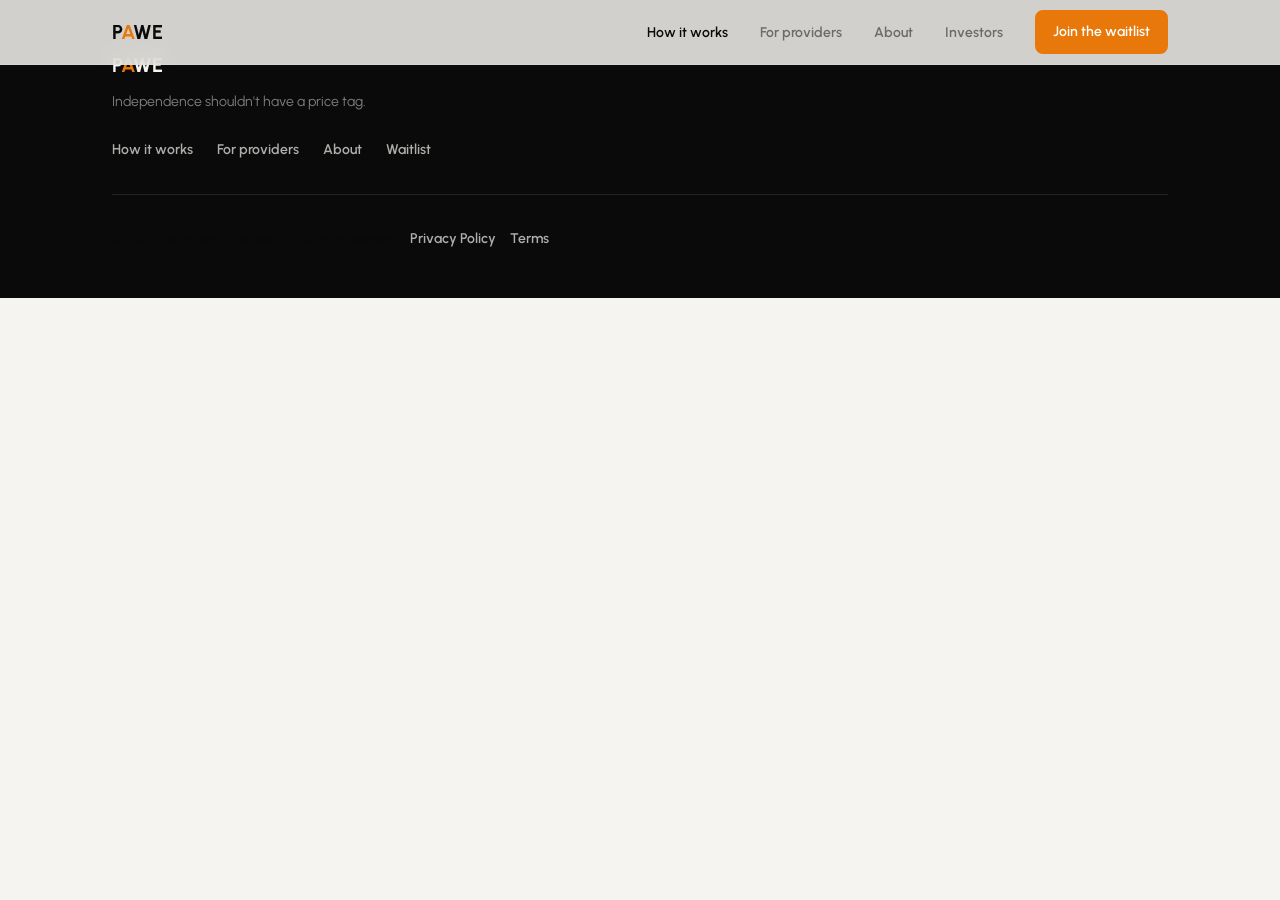
<file: how-it-works.html>
<!DOCTYPE html>
<html lang="en">
<head>
  <meta charset="UTF-8">
  <meta name="viewport" content="width=device-width, initial-scale=1.0">
  <meta name="description" content="See how PAWE attaches to any manual wheelchair in under 60 seconds. No tools, no permanent changes.">

  <link rel="preconnect" href="https://fonts.googleapis.com">
  <link rel="preconnect" href="https://fonts.gstatic.com" crossorigin>
  <link href="https://fonts.googleapis.com/css2?family=Urbanist:wght@400;600;700&display=swap" rel="stylesheet">

  <link rel="stylesheet" href="/styles.css">
  <link rel="stylesheet" href="/components.css">

  <title>How It Works — PAWE</title>
</head>
<body>

  <a class="skip-link" href="#main">Skip to main content</a>

  <!-- Navigation -->
  <header class="nav" role="banner">
    <div class="container">
      <nav class="nav__inner" aria-label="Main navigation">
        <a href="/" class="nav__wordmark" aria-label="PAWE home">P<span>A</span>WE</a>
        <ul class="nav__links" role="list">
          <li><a href="/how-it-works.html" class="nav__link nav__link--active">How it works</a></li>
          <li><a href="/for-providers.html" class="nav__link">For providers</a></li>
          <li><a href="/about.html" class="nav__link">About</a></li>
          <li><a href="/investors.html" class="nav__link">Investors</a></li>
          <li><a href="/waitlist.html" class="btn-primary btn-sm">Join the waitlist</a></li>
        </ul>
        <button class="nav__hamburger" aria-label="Open menu" aria-expanded="false" aria-controls="mobile-menu" id="hamburger-btn">
          <span></span><span></span><span></span>
        </button>
      </nav>
    </div>
    <div class="nav__mobile-menu" id="mobile-menu" role="navigation" aria-label="Mobile navigation">
      <a href="/how-it-works.html" class="nav__mobile-link">How it works</a>
      <a href="/for-providers.html" class="nav__mobile-link">For providers</a>
      <a href="/about.html" class="nav__mobile-link">About</a>
      <a href="/investors.html" class="nav__mobile-link">Investors</a>
      <div class="nav__mobile-cta">
        <a href="/waitlist.html" class="btn-primary btn-full-mobile">Join the waitlist</a>
      </div>
    </div>
  </header>

  <main id="main">
    <!-- Content will be built section by section -->
  </main>

  <!-- Footer -->
  <footer class="footer" role="contentinfo">
    <div class="container">
      <div class="footer__inner">
        <div>
          <div class="footer__wordmark">P<span>A</span>WE</div>
          <p class="footer__tagline">Independence shouldn't have a price tag.</p>
          <nav class="footer__nav" aria-label="Footer navigation">
            <a href="/how-it-works.html" class="footer__link">How it works</a>
            <a href="/for-providers.html" class="footer__link">For providers</a>
            <a href="/about.html" class="footer__link">About</a>
            <a href="/waitlist.html" class="footer__link">Waitlist</a>
          </nav>
        </div>
      </div>
      <div class="footer__legal">
        <p>&copy; 2025 Technotonin Industries LLC. All rights reserved. &nbsp;&middot;&nbsp;
        <a href="/privacy.html" class="footer__link">Privacy Policy</a> &nbsp;&middot;&nbsp;
        <a href="/terms.html" class="footer__link">Terms</a></p>
      </div>
    </div>
  </footer>

  <script>
    const btn = document.getElementById('hamburger-btn');
    const menu = document.getElementById('mobile-menu');
    btn.addEventListener('click', () => {
      const isOpen = menu.classList.toggle('is-open');
      btn.setAttribute('aria-expanded', isOpen);
      btn.setAttribute('aria-label', isOpen ? 'Close menu' : 'Open menu');
    });
    menu.querySelectorAll('a').forEach(link => {
      link.addEventListener('click', () => {
        menu.classList.remove('is-open');
        btn.setAttribute('aria-expanded', false);
        btn.setAttribute('aria-label', 'Open menu');
      });
    });
    const observer = new IntersectionObserver((entries) => {
      entries.forEach(entry => {
        if (entry.isIntersecting) { entry.target.classList.add('visible'); observer.unobserve(entry.target); }
      });
    }, { threshold: 0.1 });
    document.querySelectorAll('.fade-in').forEach(el => observer.observe(el));
  </script>

</body>
</html>
</file>
<file: styles.css>
/* ============================================================
   PAWE — Global Design System
   All brand tokens and base styles live here.
   Never hardcode colors, fonts, or spacing in page CSS.
   ============================================================ */

/* ------------------------------------------------------------
   1. TOKENS
   ------------------------------------------------------------ */
:root {
  /* Colors */
  --color-ink:        #0A0A0A;
  --color-paper:      #F5F4F0;
  --color-accent:     #E8780A;
  --color-accent2:    #0099CC;
  --color-muted:      #6B6B6B;
  --color-border:     #E0DED8;
  --color-surface:    #FFFFFF;
  --color-success:    #16A34A;
  --color-error:      #DC2626;

  /* Typography */
  --font-sans:        'Urbanist', system-ui, sans-serif;

  --text-xs:          0.75rem;
  --text-sm:          0.875rem;
  --text-base:        1rem;
  --text-lg:          1.125rem;
  --text-xl:          1.25rem;
  --text-2xl:         1.5rem;
  --text-4xl:         2.25rem;
  --text-6xl:         3.75rem;

  /* Spacing */
  --space-1:          0.25rem;
  --space-2:          0.5rem;
  --space-3:          0.75rem;
  --space-4:          1rem;
  --space-6:          1.5rem;
  --space-8:          2rem;
  --space-12:         3rem;
  --space-16:         4rem;
  --space-24:         6rem;

  /* Layout */
  --max-width:        1120px;
  --radius-sm:        4px;
  --radius-md:        8px;
  --radius-pill:      20px;

  /* Shadows */
  --shadow-sm:        0 1px 3px rgba(0, 0, 0, 0.08);
}

/* ------------------------------------------------------------
   2. RESET
   ------------------------------------------------------------ */
*, *::before, *::after {
  box-sizing: border-box;
  margin: 0;
  padding: 0;
}

html {
  font-size: 16px;
  -webkit-text-size-adjust: 100%;
  scroll-behavior: smooth;
}

body {
  font-family: var(--font-sans);
  font-size: var(--text-base);
  line-height: 1.7;
  color: var(--color-ink);
  background-color: var(--color-paper);
  -webkit-font-smoothing: antialiased;
  -moz-osx-font-smoothing: grayscale;
}

img, video {
  max-width: 100%;
  height: auto;
  display: block;
}

a {
  color: inherit;
  text-decoration: none;
}

ul, ol {
  list-style: none;
}

button {
  font-family: var(--font-sans);
  cursor: pointer;
  border: none;
  background: none;
}

input, textarea, select {
  font-family: var(--font-sans);
  font-size: var(--text-base);
}

/* ------------------------------------------------------------
   3. TYPOGRAPHY
   ------------------------------------------------------------ */
h1, h2, h3, h4, h5, h6 {
  font-family: var(--font-sans);
  font-weight: 700;
  line-height: 1.2;
  color: var(--color-ink);
}

h1 { font-size: var(--text-4xl); }
h2 { font-size: var(--text-2xl); }
h3 { font-size: var(--text-xl); }
h4 { font-size: var(--text-lg); }

p {
  color: var(--color-ink);
  line-height: 1.7;
}

.text-muted {
  color: var(--color-muted);
}

.text-sm {
  font-size: var(--text-sm);
}

.text-xs {
  font-size: var(--text-xs);
}

/* Hero headline — mobile first */
.heading-hero {
  font-size: 2rem;
  font-weight: 700;
  line-height: 1.15;
  letter-spacing: -0.02em;
}

@media (min-width: 768px) {
  .heading-hero {
    font-size: 3rem;
  }
}

@media (min-width: 1024px) {
  .heading-hero {
    font-size: var(--text-6xl);
  }
}

/* Section heading */
.heading-section {
  font-size: var(--text-2xl);
  font-weight: 700;
  line-height: 1.25;
}

@media (min-width: 768px) {
  .heading-section {
    font-size: var(--text-4xl);
  }
}

/* ------------------------------------------------------------
   4. LAYOUT
   ------------------------------------------------------------ */
.container {
  width: 100%;
  max-width: var(--max-width);
  margin-inline: auto;
  padding-inline: var(--space-6);
}

@media (min-width: 768px) {
  .container {
    padding-inline: var(--space-8);
  }
}

.section {
  padding-block: var(--space-16);
}

@media (min-width: 768px) {
  .section {
    padding-block: var(--space-24);
  }
}

/* Two-column grid — stacks on mobile */
.grid-2 {
  display: grid;
  grid-template-columns: 1fr;
  gap: var(--space-8);
}

@media (min-width: 768px) {
  .grid-2 {
    grid-template-columns: 1fr 1fr;
    align-items: center;
  }
}

/* Three-column grid — stacks on mobile */
.grid-3 {
  display: grid;
  grid-template-columns: 1fr;
  gap: var(--space-6);
}

@media (min-width: 768px) {
  .grid-3 {
    grid-template-columns: repeat(3, 1fr);
  }
}

/* ------------------------------------------------------------
   5. ACCESSIBILITY
   ------------------------------------------------------------ */

/* Visible focus ring for keyboard navigation */
:focus-visible {
  outline: 2px solid var(--color-accent);
  outline-offset: 3px;
  border-radius: var(--radius-sm);
}

/* Skip to main content link */
.skip-link {
  position: absolute;
  top: -100%;
  left: var(--space-4);
  background: var(--color-accent);
  color: var(--color-surface);
  padding: var(--space-2) var(--space-4);
  border-radius: var(--radius-md);
  font-weight: 600;
  z-index: 9999;
  transition: top 0.2s;
}

.skip-link:focus {
  top: var(--space-4);
}

/* Screen reader only */
.sr-only {
  position: absolute;
  width: 1px;
  height: 1px;
  padding: 0;
  margin: -1px;
  overflow: hidden;
  clip: rect(0, 0, 0, 0);
  white-space: nowrap;
  border: 0;
}

/* ------------------------------------------------------------
   6. ANIMATIONS
   ------------------------------------------------------------ */
@media (prefers-reduced-motion: no-preference) {
  .fade-in {
    opacity: 0;
    transform: translateY(6px);
    transition: opacity 0.2s ease, transform 0.2s ease;
  }

  .fade-in.visible {
    opacity: 1;
    transform: translateY(0);
  }
}

/* Always show content if reduced motion is preferred */
@media (prefers-reduced-motion: reduce) {
  .fade-in {
    opacity: 1;
    transform: none;
  }
}
</file>
<file: components.css>
/* ============================================================
   PAWE — Components
   Reusable UI elements. Every page imports this file.
   Requires styles.css to be loaded first.
   ============================================================ */

/* ------------------------------------------------------------
   1. NAVIGATION
   ------------------------------------------------------------ */
.nav {
  position: fixed;
  top: 0;
  left: 0;
  right: 0;
  z-index: 100;
  background-color: rgba(245, 244, 240, 0.85);
  backdrop-filter: blur(12px);
  -webkit-backdrop-filter: blur(12px);
  border-bottom: 1px solid rgba(224, 222, 216, 0.5);
  transition: background-color 0.3s ease, border-color 0.3s ease;
}

.nav--top {
  background-color: transparent;
  backdrop-filter: none;
  -webkit-backdrop-filter: none;
  border-bottom-color: transparent;
}

.nav--top .nav__wordmark,
.nav--top .nav__link,
.nav--top .nav__hamburger span {
  color: #fff;
}

.nav--top .nav__link:hover {
  color: rgba(255, 255, 255, 0.7);
}

.nav__inner {
  display: flex;
  align-items: center;
  justify-content: space-between;
  height: 64px;
}

.nav__wordmark {
  font-size: var(--text-xl);
  font-weight: 700;
  color: var(--color-ink);
  letter-spacing: -0.02em;
  flex-shrink: 0;
}

.nav__wordmark span {
  color: var(--color-accent);
}

/* Desktop links — hidden on mobile */
.nav__links {
  display: none;
  gap: var(--space-8);
  align-items: center;
}

@media (min-width: 768px) {
  .nav__links {
    display: flex;
  }
}

.nav__link {
  font-size: var(--text-sm);
  font-weight: 600;
  color: var(--color-muted);
  transition: color 0.15s ease;
}

.nav__link:hover {
  color: var(--color-ink);
}

.nav__link--active {
  color: var(--color-ink);
}

/* Hamburger — visible on mobile only */
.nav__hamburger {
  display: flex;
  flex-direction: column;
  gap: 5px;
  padding: var(--space-2);
  cursor: pointer;
  background: none;
  border: none;
  min-width: 44px;
  min-height: 44px;
  align-items: center;
  justify-content: center;
}

@media (min-width: 768px) {
  .nav__hamburger {
    display: none;
  }
}

.nav__hamburger span {
  display: block;
  width: 22px;
  height: 2px;
  background-color: var(--color-ink);
  border-radius: 2px;
  transition: all 0.15s ease;
}

/* Mobile menu dropdown */
.nav__mobile-menu {
  display: none;
  flex-direction: column;
  background-color: var(--color-paper);
  border-top: 1px solid var(--color-border);
  padding-block: var(--space-4);
}

.nav__mobile-menu.is-open {
  display: flex;
}

.nav__mobile-link {
  font-size: var(--text-base);
  font-weight: 600;
  color: var(--color-ink);
  padding: var(--space-3) var(--space-6);
  min-height: 48px;
  display: flex;
  align-items: center;
  transition: color 0.15s ease;
}

.nav__mobile-link:hover {
  color: var(--color-accent);
}

.nav__mobile-cta {
  margin: var(--space-3) var(--space-6);
}

/* ------------------------------------------------------------
   2. BUTTONS
   ------------------------------------------------------------ */

/* Primary — accent orange, one per section */
.btn-primary {
  display: inline-flex;
  align-items: center;
  justify-content: center;
  padding: 0.75rem 1.5rem;
  background-color: var(--color-accent);
  color: var(--color-surface);
  font-family: var(--font-sans);
  font-size: var(--text-base);
  font-weight: 600;
  border-radius: var(--radius-md);
  border: 2px solid var(--color-accent);
  min-height: 44px;
  transition: background-color 0.15s ease, border-color 0.15s ease;
  white-space: nowrap;
}

.btn-primary:hover {
  background-color: #cf6908;
  border-color: #cf6908;
}

/* Secondary — ghost button */
.btn-secondary {
  display: inline-flex;
  align-items: center;
  justify-content: center;
  padding: 0.75rem 1.5rem;
  background-color: transparent;
  color: var(--color-ink);
  font-family: var(--font-sans);
  font-size: var(--text-base);
  font-weight: 600;
  border-radius: var(--radius-md);
  border: 2px solid var(--color-border);
  min-height: 44px;
  transition: border-color 0.15s ease, color 0.15s ease;
  white-space: nowrap;
}

.btn-secondary:hover {
  border-color: var(--color-ink);
}

/* Small variant */
.btn-sm {
  font-size: var(--text-sm);
  padding: 0.5rem 1rem;
  min-height: 36px;
}

/* Full width on mobile */
.btn-full-mobile {
  width: 100%;
}

@media (min-width: 768px) {
  .btn-full-mobile {
    width: auto;
  }
}

/* ------------------------------------------------------------
   3. STAT CALLOUTS
   Three key numbers displayed prominently
   ------------------------------------------------------------ */
.stats {
  display: grid;
  grid-template-columns: repeat(3, 1fr);
  gap: var(--space-4);
  padding: var(--space-8) 0;
  border-top: 1px solid var(--color-border);
  border-bottom: 1px solid var(--color-border);
}

.stat__value {
  font-size: var(--text-4xl);
  font-weight: 700;
  color: var(--color-ink);
  line-height: 1;
  letter-spacing: -0.02em;
}

.stat__label {
  font-size: var(--text-sm);
  color: var(--color-muted);
  margin-top: var(--space-1);
  line-height: 1.4;
}

.stat__accent {
  color: var(--color-accent);
}

/* ------------------------------------------------------------
   4. CARDS
   ------------------------------------------------------------ */
.card {
  background-color: var(--color-surface);
  border: 1px solid var(--color-border);
  border-radius: var(--radius-md);
  padding: var(--space-6);
  box-shadow: var(--shadow-sm);
}

/* ------------------------------------------------------------
   5. BADGE / PILL
   ------------------------------------------------------------ */
.badge {
  display: inline-block;
  font-size: var(--text-xs);
  font-weight: 600;
  letter-spacing: 0.05em;
  text-transform: uppercase;
  padding: 0.25rem 0.75rem;
  border-radius: var(--radius-pill);
  background-color: rgba(232, 120, 10, 0.1);
  color: var(--color-accent);
}

.badge--blue {
  background-color: rgba(0, 153, 204, 0.1);
  color: var(--color-accent2);
}

/* ------------------------------------------------------------
   6. PROOF BAR
   Social proof strip — patent, users tested, beta active
   ------------------------------------------------------------ */
.proof-bar {
  background-color: var(--color-ink);
  color: var(--color-surface);
  padding-block: var(--space-4);
}

.proof-bar__inner {
  display: flex;
  flex-wrap: wrap;
  gap: var(--space-6);
  align-items: center;
  justify-content: center;
}

.proof-bar__item {
  display: flex;
  align-items: center;
  gap: var(--space-2);
  font-size: var(--text-sm);
  font-weight: 600;
  color: var(--color-surface);
  opacity: 0.9;
}

.proof-bar__dot {
  width: 6px;
  height: 6px;
  border-radius: 50%;
  background-color: var(--color-accent);
  flex-shrink: 0;
}

/* ------------------------------------------------------------
   7. QUOTE / TESTIMONIAL
   ------------------------------------------------------------ */
.quote {
  border-left: 3px solid var(--color-accent);
  padding-left: var(--space-6);
}

.quote__text {
  font-size: var(--text-lg);
  font-weight: 400;
  line-height: 1.6;
  color: var(--color-ink);
  font-style: italic;
}

.quote__attribution {
  font-size: var(--text-sm);
  color: var(--color-muted);
  margin-top: var(--space-3);
  font-style: normal;
}

/* ------------------------------------------------------------
   8. FORM ELEMENTS
   ------------------------------------------------------------ */
.form-group {
  display: flex;
  flex-direction: column;
  gap: var(--space-2);
}

.form-label {
  font-size: var(--text-sm);
  font-weight: 600;
  color: var(--color-ink);
}

.form-label--optional::after {
  content: ' (optional)';
  font-weight: 400;
  color: var(--color-muted);
}

.form-input {
  width: 100%;
  padding: 0.75rem 1rem;
  border: 1px solid var(--color-border);
  border-radius: var(--radius-md);
  background-color: var(--color-surface);
  color: var(--color-ink);
  font-size: var(--text-base);
  min-height: 44px;
  transition: border-color 0.15s ease;
}

.form-input:focus {
  outline: none;
  border-color: var(--color-accent);
  box-shadow: 0 0 0 3px rgba(232, 120, 10, 0.15);
}

.form-input::placeholder {
  color: var(--color-muted);
}

.form-select {
  width: 100%;
  padding: 0.75rem 1rem;
  border: 1px solid var(--color-border);
  border-radius: var(--radius-md);
  background-color: var(--color-surface);
  color: var(--color-ink);
  font-size: var(--text-base);
  min-height: 44px;
  appearance: none;
  background-image: url("data:image/svg+xml,%3Csvg xmlns='http://www.w3.org/2000/svg' width='12' height='8' viewBox='0 0 12 8'%3E%3Cpath d='M1 1l5 5 5-5' stroke='%236B6B6B' stroke-width='1.5' fill='none' stroke-linecap='round'/%3E%3C/svg%3E");
  background-repeat: no-repeat;
  background-position: right 1rem center;
  padding-right: 2.5rem;
  cursor: pointer;
  transition: border-color 0.15s ease;
}

.form-select:focus {
  outline: none;
  border-color: var(--color-accent);
  box-shadow: 0 0 0 3px rgba(232, 120, 10, 0.15);
}

/* ------------------------------------------------------------
   9. FOOTER
   ------------------------------------------------------------ */
.footer {
  background-color: var(--color-ink);
  color: var(--color-paper);
  padding-block: var(--space-12);
}

.footer__inner {
  display: grid;
  grid-template-columns: 1fr;
  gap: var(--space-8);
}

@media (min-width: 768px) {
  .footer__inner {
    grid-template-columns: 1fr auto;
    align-items: start;
  }
}

.footer__wordmark {
  font-size: var(--text-xl);
  font-weight: 700;
  color: var(--color-paper);
  letter-spacing: -0.02em;
  margin-bottom: var(--space-2);
}

.footer__wordmark span {
  color: var(--color-accent);
}

.footer__tagline {
  font-size: var(--text-sm);
  color: rgba(245, 244, 240, 0.5);
  margin-bottom: var(--space-6);
}

.footer__nav {
  display: flex;
  flex-wrap: wrap;
  gap: var(--space-4) var(--space-6);
}

.footer__link {
  font-size: var(--text-sm);
  font-weight: 600;
  color: rgba(245, 244, 240, 0.7);
  transition: color 0.15s ease;
}

.footer__link:hover {
  color: var(--color-paper);
}

.footer__legal {
  font-size: var(--text-xs);
  color: rgba(245, 244, 240, 0.4);
  padding-top: var(--space-8);
  border-top: 1px solid rgba(245, 244, 240, 0.1);
  margin-top: var(--space-8);
}

/* ------------------------------------------------------------
   10. UTILITY CLASSES
   ------------------------------------------------------------ */
.text-center { text-align: center; }
.text-left   { text-align: left; }

.mt-2  { margin-top: var(--space-2); }
.mt-4  { margin-top: var(--space-4); }
.mt-6  { margin-top: var(--space-6); }
.mt-8  { margin-top: var(--space-8); }
.mt-12 { margin-top: var(--space-12); }

.mb-2  { margin-bottom: var(--space-2); }
.mb-4  { margin-bottom: var(--space-4); }
.mb-6  { margin-bottom: var(--space-6); }
.mb-8  { margin-bottom: var(--space-8); }

.flex         { display: flex; }
.flex-col     { flex-direction: column; }
.items-center { align-items: center; }
.gap-4        { gap: var(--space-4); }
.gap-6        { gap: var(--space-6); }

.surface {
  background-color: var(--color-surface);
}

.paper {
  background-color: var(--color-paper);
}
</file>
<file: about.css>
/* ============================================================
   PAWE — About Page Styles
   ============================================================ */

/* ------------------------------------------------------------
   STORY (Why we built PAWE)
   ------------------------------------------------------------ */
.about-story {
  background-color: var(--color-paper);
}

.about-story__inner {
  max-width: 720px;
  margin-inline: auto;
}

.about-story__copy {
  font-size: var(--text-lg);
  line-height: 1.7;
  color: var(--color-ink);
}

/* ------------------------------------------------------------
   MENTORS — "Technotonin Family" tagline
   ------------------------------------------------------------ */
.about-mentors__family {
  font-size: var(--text-lg);
  line-height: 1.6;
  color: var(--color-muted);
  max-width: 640px;
  margin-inline: auto;
  font-style: italic;
}

/* ------------------------------------------------------------
   ORIGIN — copy column
   ------------------------------------------------------------ */
.about-origin__copy {
  font-size: var(--text-base);
  line-height: 1.7;
  color: var(--color-ink);
}

.about-origin__copy p {
  margin: 0;
}

/* ------------------------------------------------------------
   1. HERO / MISSION
   ------------------------------------------------------------ */
.about-hero {
  position: relative;
  padding-block: calc(var(--space-16) + 64px) var(--space-12);
  min-height: 33.33vw; /* shows only the top half of the 1080x720 image */
  background-image:
    linear-gradient(rgba(10, 10, 10, 0.55), rgba(10, 10, 10, 0.55)),
    url('/assets/images/AboutUsPagePicture.jpg');
  background-size: 100% auto, 100% auto;
  background-position: center top;
  background-repeat: no-repeat;
  color: var(--color-paper);
  isolation: isolate;
}

.about-hero__inner {
  max-width: 720px;
  margin-inline: auto;
}

.about-hero .heading-hero {
  color: var(--color-paper);
}

.about-hero__lead {
  font-size: var(--text-lg);
  line-height: 1.7;
  color: var(--color-paper);
  max-width: 640px;
  margin-inline: auto;
}

.about-hero__sub {
  font-size: var(--text-base);
  line-height: 1.7;
  max-width: 640px;
  margin-inline: auto;
  color: rgba(245, 244, 240, 0.8);
}

.about-hero .badge {
  background-color: rgba(245, 244, 240, 0.15);
  color: var(--color-paper);
  border: 1px solid rgba(245, 244, 240, 0.25);
}

@media (min-width: 768px) {
  .about-hero {
    padding-block: calc(var(--space-24) + 64px) var(--space-16);
    min-height: 33.33vw;
  }

  .about-hero__lead {
    font-size: var(--text-xl);
  }
}

/* ------------------------------------------------------------
   2. STATS BAR
   ------------------------------------------------------------ */
.about-stats {
  padding-block: var(--space-8);
  border-top: 1px solid var(--color-border);
  border-bottom: 1px solid var(--color-border);
}

.about-stats__grid {
  display: grid;
  grid-template-columns: 1fr;
  gap: var(--space-8);
  text-align: center;
}

@media (min-width: 768px) {
  .about-stats__grid {
    grid-template-columns: repeat(3, 1fr);
  }
}

.about-stat__value {
  font-size: var(--text-4xl);
  font-weight: 700;
  color: var(--color-accent);
  line-height: 1;
  letter-spacing: -0.02em;
}

.about-stat__label {
  font-size: var(--text-sm);
  color: var(--color-muted);
  margin-top: var(--space-2);
}

/* ------------------------------------------------------------
   3. TEAM
   ------------------------------------------------------------ */
.about-team__header {
  max-width: 560px;
  margin-inline: auto;
  margin-bottom: var(--space-12);
}

.about-team__grid {
  display: grid;
  grid-template-columns: 1fr;
  gap: var(--space-8);
}

@media (min-width: 768px) {
  .about-team__grid--two {
    grid-template-columns: repeat(2, 1fr);
    max-width: 400px;
    margin-inline: auto;
  }

  .about-team__grid--three {
    grid-template-columns: repeat(3, 1fr);
    max-width: 720px;
    margin-inline: auto;
  }
}

.team-member {
  display: flex;
  flex-direction: column;
  align-items: center;
  text-align: center;
  gap: var(--space-3);
}

.team-member__photo {
  width: 96px;
  height: 96px;
  border-radius: 50%;
  object-fit: cover;
  background-color: var(--color-border);
}

.team-member__name {
  font-size: var(--text-lg);
  font-weight: 700;
  color: var(--color-ink);
  line-height: 1.3;
}

.team-member__role {
  font-size: var(--text-sm);
  font-weight: 600;
  color: var(--color-accent);
}

/* ------------------------------------------------------------
   4. MENTORS
   ------------------------------------------------------------ */
.about-mentors__label {
  font-size: var(--text-xl);
  color: var(--color-muted);
  font-weight: 600;
}

/* Mentors: flex layout so the last row (any count) centers naturally */
.about-mentors__grid {
  display: flex;
  flex-wrap: wrap;
  justify-content: center;
  gap: var(--space-6);
  max-width: 720px;
  margin-inline: auto;
}

.about-mentors__grid .mentor-card {
  flex: 0 1 calc((100% - var(--space-6)) / 2);
  max-width: 200px;
}

@media (min-width: 768px) {
  .about-mentors__grid {
    gap: var(--space-8);
  }

  .about-mentors__grid .mentor-card {
    flex: 0 1 calc((100% - 2 * var(--space-8)) / 3);
    max-width: 200px;
  }
}

.mentor-card {
  display: flex;
  flex-direction: column;
  align-items: center;
  text-align: center;
  gap: var(--space-3);
}

.mentor-card__photo {
  width: 72px;
  height: 72px;
  border-radius: 50%;
  object-fit: cover;
  background-color: var(--color-border);
}

.mentor-card__name {
  font-size: var(--text-base);
  font-weight: 700;
  color: var(--color-ink);
  line-height: 1.3;
}

.mentor-card__desc {
  font-size: var(--text-sm);
  color: var(--color-muted);
  line-height: 1.4;
}

/* ------------------------------------------------------------
   5. NAME ORIGIN
   ------------------------------------------------------------ */
.about-origin__inner {
  display: grid;
  grid-template-columns: 1fr;
  gap: var(--space-8);
  align-items: center;
  max-width: 720px;
  margin-inline: auto;
  text-align: center;
}

@media (min-width: 768px) {
  .about-origin__inner {
    grid-template-columns: 1fr 1fr;
    text-align: left;
  }
}

.about-origin__wordmark {
  font-size: var(--text-4xl);
  font-weight: 700;
  color: var(--color-ink);
  letter-spacing: -0.02em;
  line-height: 1.2;
}

.about-origin__wordmark span {
  color: var(--color-accent);
}

.about-origin__equation {
  display: flex;
  align-items: center;
  justify-content: center;
  gap: var(--space-3);
  margin-top: var(--space-4);
  flex-wrap: wrap;
}

@media (min-width: 768px) {
  .about-origin__equation {
    justify-content: flex-start;
  }
}

.about-origin__term {
  font-size: var(--text-base);
  font-weight: 600;
  color: var(--color-accent2);
  padding: var(--space-2) var(--space-4);
  background-color: rgba(0, 153, 204, 0.08);
  border-radius: var(--radius-pill);
}

.about-origin__plus {
  font-size: var(--text-xl);
  font-weight: 700;
  color: var(--color-muted);
}

/* ------------------------------------------------------------
   6. CTA
   ------------------------------------------------------------ */
.about-cta {
  text-align: center;
  background-color: var(--color-ink);
  color: var(--color-paper);
}

.about-cta h2 {
  color: var(--color-paper);
}

.about-cta p {
  color: rgba(245, 244, 240, 0.7);
  max-width: 520px;
  margin-inline: auto;
}

.about-cta .btn-primary {
  margin-top: var(--space-6);
}
</file>
<file: providers.css>
/* =====================================================
   For Providers — page-specific styles
   Tokens come from styles.css (variables).
   Components from components.css are reused where possible.
   ===================================================== */

/* Shared eyebrow label used above section headlines */
.providers-label {
  display: inline-block;
  font-size: var(--text-sm);
  font-weight: 600;
  letter-spacing: 0.1em;
  text-transform: uppercase;
  color: var(--color-accent);
  margin-bottom: var(--space-4);
}

/* =====================================================
   SECTION 2 — Page Hero
   ===================================================== */
.providers-hero {
  background-color: var(--color-paper);
  padding-block: var(--space-16) var(--space-12);
}

@media (min-width: 1024px) {
  .providers-hero {
    padding-block: var(--space-24) var(--space-16);
  }
}

.providers-hero__headline {
  font-family: var(--font-sans);
  font-size: 2rem;
  font-weight: 700;
  line-height: 1.1;
  color: var(--color-ink);
  max-width: 720px;
  margin: 0 0 var(--space-6) 0;
  letter-spacing: -0.01em;
}

@media (min-width: 768px) {
  .providers-hero__headline {
    font-size: 2.75rem;
  }
}

@media (min-width: 1024px) {
  .providers-hero__headline {
    font-size: 3.25rem;
  }
}

.providers-hero__sub {
  font-size: var(--text-lg);
  line-height: 1.55;
  color: var(--color-muted);
  max-width: 600px;
  margin: 0 0 var(--space-8) 0;
}

.providers-hero__cta {
  min-height: 44px;
}

/* =====================================================
   SECTION 3 — Who This Is For
   ===================================================== */
.audiences {
  background-color: var(--color-paper);
}

.audiences__grid {
  display: grid;
  grid-template-columns: 1fr;
  gap: var(--space-6);
}

@media (min-width: 1024px) {
  .audiences__grid {
    grid-template-columns: repeat(3, 1fr);
    gap: var(--space-8);
  }
}

.audiences__card {
  display: flex;
  flex-direction: column;
  gap: var(--space-4);
}

.audiences__icon {
  display: inline-flex;
  align-items: center;
  justify-content: center;
  width: 48px;
  height: 48px;
  color: var(--color-accent2);
}

.audiences__title {
  font-family: var(--font-sans);
  font-size: var(--text-xl);
  font-weight: 700;
  color: var(--color-ink);
  margin: 0;
}

.audiences__copy {
  font-size: var(--text-base);
  line-height: 1.6;
  color: var(--color-muted);
  margin: 0;
}

/* =====================================================
   SECTION 4 — Device Overview
   ===================================================== */
.device {
  background-color: var(--color-paper);
}

.device__grid {
  display: grid;
  grid-template-columns: 1fr;
  gap: var(--space-12);
  align-items: center;
}

@media (min-width: 1024px) {
  .device__grid {
    grid-template-columns: 1fr 1fr;
    gap: var(--space-16);
  }
}

.device__headline {
  font-family: var(--font-sans);
  font-size: 1.75rem;
  font-weight: 700;
  line-height: 1.2;
  color: var(--color-ink);
  margin: 0 0 var(--space-8) 0;
  max-width: 520px;
}

@media (min-width: 768px) {
  .device__headline {
    font-size: var(--text-4xl);
  }
}

.device__specs {
  margin: 0;
  padding: 0;
}

.device__row {
  display: grid;
  grid-template-columns: 1fr;
  gap: var(--space-1);
  padding-block: var(--space-4);
  border-bottom: 1px solid var(--color-border);
}

@media (min-width: 480px) {
  .device__row {
    grid-template-columns: 180px 1fr;
    gap: var(--space-6);
    align-items: baseline;
  }
}

.device__key {
  font-size: var(--text-base);
  color: var(--color-muted);
  margin: 0;
}

.device__val {
  font-size: var(--text-base);
  font-weight: 600;
  color: var(--color-ink);
  margin: 0;
}

.device__media img {
  display: block;
  width: 100%;
  max-width: 100%;
  height: auto;
  border-radius: var(--radius-md);
}

/* =====================================================
   SECTION 5 — Credibility Bar
   ===================================================== */
.credibility {
  background-color: var(--color-ink);
  padding-block: var(--space-16);
}

.credibility__grid {
  list-style: none;
  margin: 0;
  padding: 0;
  display: grid;
  grid-template-columns: repeat(2, 1fr);
  gap: 0;
}

@media (min-width: 1024px) {
  .credibility__grid {
    grid-template-columns: repeat(4, 1fr);
  }
}

.credibility__item {
  display: flex;
  flex-direction: column;
  gap: var(--space-2);
  padding: var(--space-6);
  border: 1px solid rgba(255, 255, 255, 0.1);
  margin-left: -1px;
  margin-top: -1px;
}

.credibility__value {
  font-family: var(--font-sans);
  font-size: 1.75rem;
  font-weight: 700;
  line-height: 1.1;
  color: var(--color-surface);
}

@media (min-width: 768px) {
  .credibility__value {
    font-size: var(--text-4xl);
  }
}

.credibility__label {
  font-size: var(--text-sm);
  line-height: 1.45;
  color: rgba(255, 255, 255, 0.55);
}

/* =====================================================
   SECTION 6 — Reimbursement Note
   ===================================================== */
.reimbursement {
  background-color: var(--color-paper);
}

.reimbursement__inner {
  max-width: 720px;
}

.reimbursement__headline {
  font-family: var(--font-sans);
  font-size: 1.75rem;
  font-weight: 700;
  line-height: 1.2;
  color: var(--color-ink);
  margin: 0 0 var(--space-6) 0;
}

@media (min-width: 768px) {
  .reimbursement__headline {
    font-size: var(--text-4xl);
  }
}

.reimbursement__copy {
  font-size: var(--text-lg);
  line-height: 1.6;
  color: var(--color-ink);
  margin: 0 0 var(--space-6) 0;
}

.reimbursement__copy:last-child {
  margin-bottom: 0;
}

/* =====================================================
   SECTION 7 — LOI Contact Form
   ===================================================== */
.loi {
  background-color: var(--color-paper);
}

.loi__inner {
  max-width: 640px;
}

.loi__headline {
  font-family: var(--font-sans);
  font-size: 1.75rem;
  font-weight: 700;
  line-height: 1.2;
  color: var(--color-ink);
  margin: 0 0 var(--space-4) 0;
}

@media (min-width: 768px) {
  .loi__headline {
    font-size: var(--text-4xl);
  }
}

.loi__sub {
  font-size: var(--text-lg);
  line-height: 1.55;
  color: var(--color-muted);
  margin: 0 0 var(--space-12) 0;
}

.loi__form {
  display: grid;
  grid-template-columns: 1fr;
  gap: var(--space-6);
}

@media (min-width: 768px) {
  .loi__form {
    grid-template-columns: 1fr 1fr;
  }
  .loi__field--full,
  .loi__submit-row,
  .loi__status,
  .loi__note {
    grid-column: 1 / -1;
  }
}

.loi__field {
  display: flex;
  flex-direction: column;
  gap: var(--space-2);
}

.loi__label {
  font-size: var(--text-sm);
  font-weight: 600;
  color: var(--color-ink);
}

.loi__optional {
  font-weight: 400;
  color: var(--color-muted);
}

.loi__input {
  font-family: var(--font-sans);
  font-size: var(--text-base);
  color: var(--color-ink);
  background-color: var(--color-surface);
  border: 1px solid var(--color-border);
  border-radius: var(--radius-md);
  padding: var(--space-3) var(--space-4);
  min-height: 44px;
  width: 100%;
  transition: border-color 0.15s ease, box-shadow 0.15s ease;
}

.loi__input:focus {
  outline: none;
  border-color: var(--color-accent);
  box-shadow: 0 0 0 3px rgba(232, 120, 10, 0.15);
}

.loi__select {
  appearance: none;
  -webkit-appearance: none;
  background-image: url("data:image/svg+xml;utf8,<svg xmlns='http://www.w3.org/2000/svg' width='12' height='8' viewBox='0 0 12 8' fill='none'><path d='M1 1.5L6 6.5L11 1.5' stroke='%236B6B6B' stroke-width='1.5' stroke-linecap='round' stroke-linejoin='round'/></svg>");
  background-repeat: no-repeat;
  background-position: right var(--space-4) center;
  padding-right: var(--space-12);
}

.loi__textarea {
  resize: vertical;
  min-height: 120px;
  line-height: 1.5;
}

.loi__submit-row {
  margin-top: var(--space-2);
}

@media (min-width: 768px) {
  .loi__submit {
    width: auto;
  }
}

.loi__note {
  font-size: var(--text-xs);
  color: var(--color-muted);
  text-align: center;
  margin: var(--space-2) 0 0 0;
}

.loi__status {
  font-size: var(--text-sm);
  margin: 0;
  min-height: 1.5em;
}

.loi__status--success {
  color: var(--color-success);
}

.loi__status--error {
  color: var(--color-error);
}
</file>
